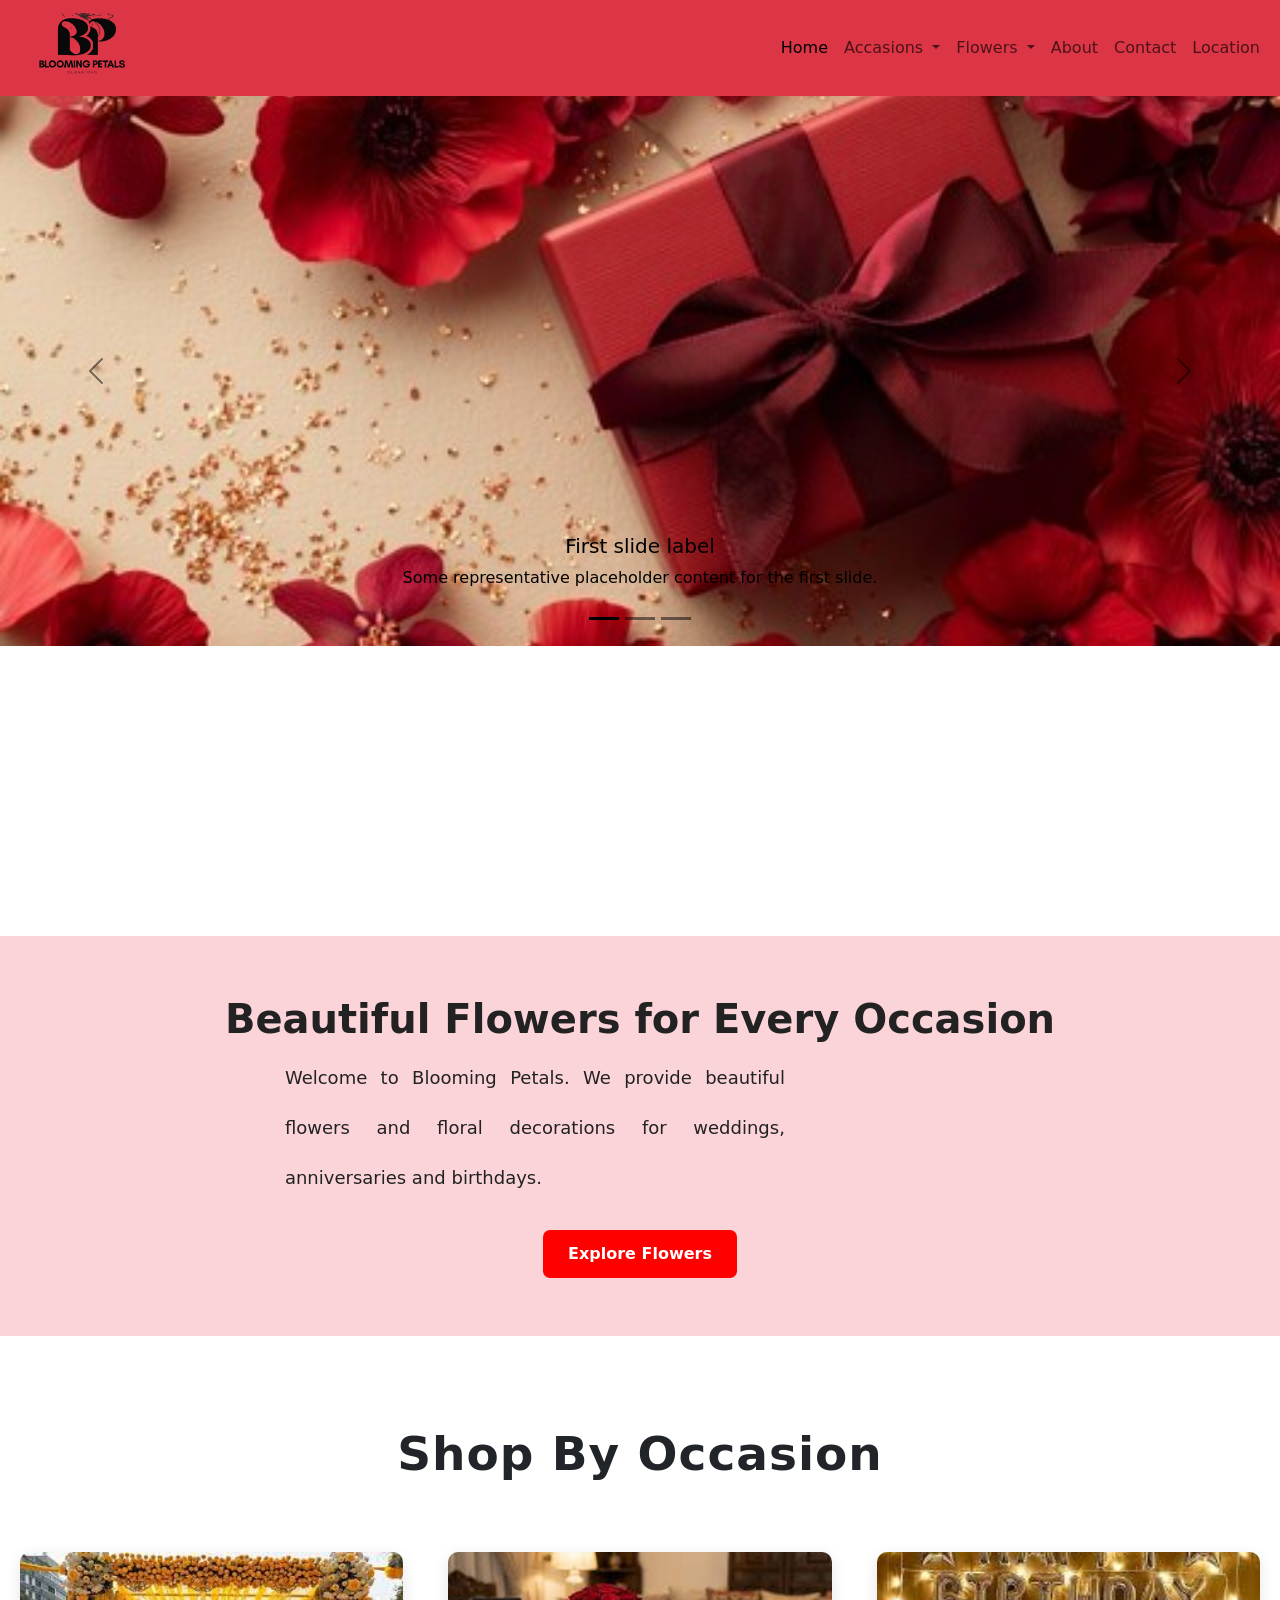
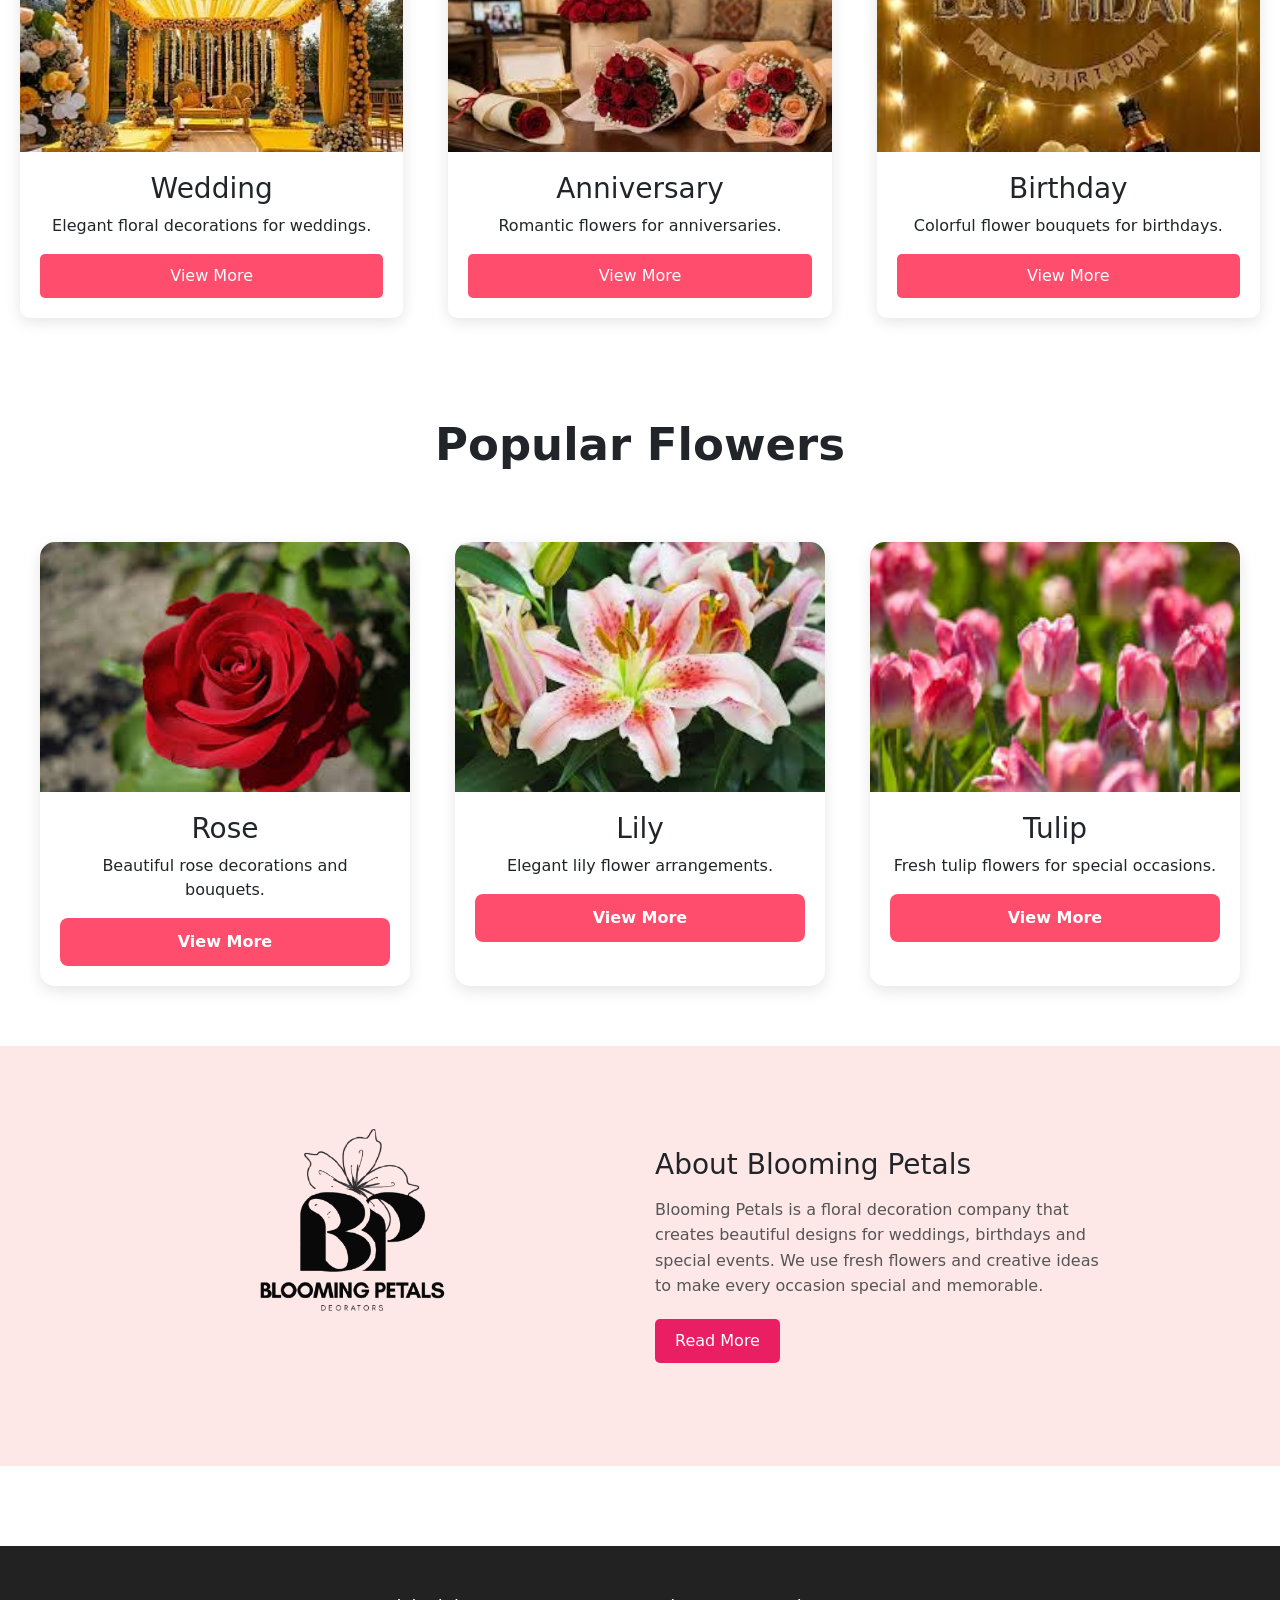
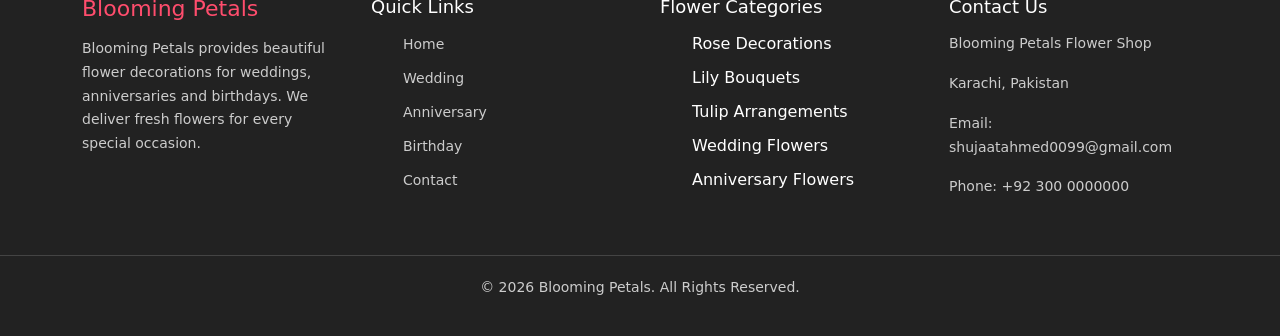
<file: index.html>
<!DOCTYPE html>
<html lang="en">

<head>
  <meta charset="UTF-8">
  <meta name="viewport" content="width=device-width, initial-scale=1.0">
  <title>blooming-petals</title>
  <link rel="stylesheet" href="css/style.css">
  <link href="https://cdn.jsdelivr.net/npm/bootstrap@5.3.8/dist/css/bootstrap.min.css" rel="stylesheet"
    integrity="sha384-sRIl4kxILFvY47J16cr9ZwB07vP4J8+LH7qKQnuqkuIAvNWLzeN8tE5YBujZqJLB" crossorigin="anonymous">
</head>

<body>
  <nav class="navbar navbar-expand-lg navbark-dark bg-danger"
    style="display: flex ; justify-content: center; align-items: center;">
    <div class="container-fluid">
      <a class="navbar-brand" href="#">
        <img src="images/logo.webp.jpeg" alt="Logo" width="140" height="70" style="object-fit: cover;">
      </a>
      <button class="navbar-toggler" type="button" data-bs-toggle="collapse" data-bs-target="#navbarSupportedContent"
        aria-controls="navbarSupportedContent" aria-expanded="false" aria-label="Toggle navigation">
        <span class="navbar-toggler-icon"></span>
      </button>
      <div class="collapse navbar-collapse" id="navbarSupportedContent">
        <ul class="navbar-nav ms-auto mb-5 mb-lg-0">
          <li class="nav-item">
            <a class="nav-link active" aria-current="page" href="index.html">Home</a>
          </li>
          <li class="nav-item dropdown">
            <a class="nav-link dropdown-toggle" href="#" role="button" data-bs-toggle="dropdown" aria-expanded="false">
              Accasions
            </a>
            <ul class="dropdown-menu">
              <li><a class="dropdown-item" href="pages/birthday.html">Birthday</a></li>
              <li><a class="dropdown-item" href="pages/Anniversary.html">Aneversery</a></li>
              <li>
                <hr class="dropdown-divider">
              </li>
              <li><a class="dropdown-item" href="pages/Weadding.html">weadding</a></li>
            </ul>
          </li>

          <li class="nav-item dropdown">
            <a class="nav-link dropdown-toggle" href="#" role="button" data-bs-toggle="dropdown" aria-expanded="false">
              Flowers
            </a>
            <ul class="dropdown-menu">
              <li><a class="dropdown-item" href="pages/rose.html">Rose</a></li>
              <li><a class="dropdown-item" href="pages/lily.html">Lily</a></li>
              <li>
                <hr class="dropdown-divider">
              </li>
              <li><a class="dropdown-item" href="pages/tulip.html">Tulip</a></li>
            </ul>
          </li>

          <li class="nav-item">
            <a class="nav-link" href="pages/About.html">About</a>
          </li>

          <li class="nav-item">
            <a class="nav-link" href="pages/contact.html">Contact</a>
          </li>
          <li class="nav-item">
            <a class="nav-link" href="/pages/location.html">Location</a>
          </li>
        </ul>
      </div>
    </div>
  </nav>
  <section class="carousal-banner">
    <div id="carouselExampleDark" class="carousel carousel-dark slide" data-bs-ride="carousel">
      <div class="carousel-indicators">
        <button type="button" data-bs-target="#carouselExampleDark" data-bs-slide-to="0" class="active"
          aria-current="true" aria-label="Slide 1"></button>
        <button type="button" data-bs-target="#carouselExampleDark" data-bs-slide-to="1" aria-label="Slide 2"></button>
        <button type="button" data-bs-target="#carouselExampleDark" data-bs-slide-to="2" aria-label="Slide 3"></button>
      </div>
      <div class="carousel-inner">
        <div class="carousel-item active" data-bs-interval="10000">
          <img src="/images/banner-images/anniversery.webp" class="d-block w-100" alt="...">
          <div class="carousel-caption d-none d-md-block">
            <h5>First slide label</h5>
            <p>Some representative placeholder content for the first slide.</p>
          </div>
        </div>
        <div class="carousel-item" data-bs-interval="2000">
          <img src="/images/banner-images/wedding.webp" class="d-block w-100" alt="...">
          <div class="carousel-caption d-none d-md-block">
            <h5>Second slide label</h5>
            <p>Some representative placeholder content for the second slide.</p>
          </div>
        </div>
        <div class="carousel-item">
          <img src="/images/banner-images/birthday.webp" class="d-block w-100" alt="...">
          <div class="carousel-caption d-none d-md-block">
            <h5>Third slide label</h5>
            <p>Some representative placeholder content for the third slide.</p>
          </div>
        </div>
      </div>
      <button class="carousel-control-prev" type="button" data-bs-target="#carouselExampleDark" data-bs-slide="prev">
        <span class="carousel-control-prev-icon" aria-hidden="true"></span>
        <span class="visually-hidden">Previous</span>
      </button>
      <button class="carousel-control-next" type="button" data-bs-target="#carouselExampleDark" data-bs-slide="next">
        <span class="carousel-control-next-icon" aria-hidden="true"></span>
        <span class="visually-hidden">Next</span>
      </button>
    </div>
  </section>

  <section class="hero-text">

    <div class="container-text">

      <h2>Beautiful Flowers for Every Occasion</h2>

      <p>
        Welcome to Blooming Petals. We provide beautiful flowers and floral decorations
        for weddings, anniversaries and birthdays.
      </p>

      <a href="/pages/rose.html" class="btno">Explore Flowers</a>

    </div>

  </section>


  <section class="occasions-section">
    <div class="occasion-container">
      <h2 class="section-title">Shop By Occasion</h2>

      <div class="occasion-grid">
        <div class="occasion-card">
          <img src="images/marrige.jfif" alt="Wedding Flowers">
          <div class="card-content">
            <h3>Wedding</h3>
            <p>Elegant floral decorations for weddings.</p>
            <a href="/pages/Weadding.html" class="view-more-btn">View More</a>
          </div>
        </div>

        <div class="occasion-card">
          <img src="images/annervirsry.jfif" alt="Anniversary Flowers">
          <div class="card-content">
            <h3>Anniversary</h3>
            <p>Romantic flowers for anniversaries.</p>
            <a href="/pages/Anniversary.html" class="view-more-btn">View More</a>
          </div>
        </div>

        <div class="occasion-card">
          <img src="images/birthday-banner.jfif" alt="Birthday Flowers">
          <div class="card-content">
            <h3>Birthday</h3>
            <p>Colorful flower bouquets for birthdays.</p>
            <a href="/pages/birthday.html" class="view-more-btn">View More</a>
          </div>
        </div>
      </div>
    </div>
  </section>




  <section class="flower-area">
    <div class="flower-container">

      <h2 class="flower-title">Popular Flowers</h2>

      <div class="flower-row">
        <div class="f-card">
          <img src="/images/flowers-images/rose-h1.webp" alt="Rose">
          <div class="f-info">
            <h3>Rose</h3>
            <p>Beautiful rose decorations and bouquets.</p>
            <a href="rose.html" class="f-btn">View More</a>
          </div>
        </div>

        <div class="f-card">
          <img src="/images/flowers-images/lily-h1.webp" alt="Lily">
          <div class="f-info">
            <h3>Lily</h3>
            <p>Elegant lily flower arrangements.</p>
            <a href="lily.html" class="f-btn">View More</a>
          </div>
        </div>

        <div class="f-card">
          <img src="/images/flowers-images/tulip-h1.webp" alt="Tulip">
          <div class="f-info">
            <h3>Tulip</h3>
            <p>Fresh tulip flowers for special occasions.</p>
            <a href="Tulip.html" class="f-btn">View More</a>
          </div>
        </div>
      </div>

    </div>
  </section>


  <!-- <div class="about-container">
        <div class="image-side">
            <div class="experience-badge">
                <span>10+</span>
                <p>Years of Excellence</p>
            </div>
        </div>

        <div class="content-side">
            <span class="subtitle">Our Story</span>
            <h1>Cultivating Beauty <br> Since 2014</h1>
            <p>
                Bloomin-Petals ki shuruat ek choti si soch se hui thi: har ghar aur har mehfil ko qudrati khoobsurti se sajana. Hum sirf phool nahi bechte, hum jazbaat ko rangon aur khushbuon mein dhaal kar aap tak pohanchate hain.
            </p>
            
            <div class="features">
                <div class="feature-item">
                    <strong>Freshness Guaranteed</strong>
                    <p>Har phool seedha baghaat se chuna jata hai.</p>
                </div>
                <div class="feature-item">
                    <strong>Expert Florists</strong>
                    <p>Hamari team har bouquet ko art ki tarah banati hai.</p>
                </div>
            </div>

            <a href="/pages/contact.html" class="cta-btn">Get In Touch</a>
        </div>
    </div> -->


  <section class="home-about">

    <div class="home-about-container">

      <div class="home-about-img">
        <img src="/images/logo.webp.jpeg" alt="about" width="300px" height="300px">
      </div>

      <div class="home-about-text">

        <h2>About Blooming Petals</h2>

        <p>
          Blooming Petals is a floral decoration company that creates beautiful designs
          for weddings, birthdays and special events. We use fresh flowers and creative
          ideas to make every occasion special and memorable.
        </p>

        <a href="/pages/About.html" class="about-btn">Read More</a>

      </div>

    </div>

  </section>



  <footer class="footer">

    <div class="container footer-grid">

      <div class="footer-about">

        <h3>Blooming Petals</h3>

        <p>
          Blooming Petals provides beautiful flower decorations for weddings,
          anniversaries and birthdays. We deliver fresh flowers for every special
          occasion.
        </p>

      </div>


      <div class="footer-links">

        <h4>Quick Links</h4>

        <ul>

          <li><a href="index.html">Home</a></li>
          <li><a href="/pages/Weadding.html">Wedding</a></li>
          <li><a href="/pages/Anniversary.html">Anniversary</a></li>
          <li><a href="/pages/birthday.html">Birthday</a></li>
          <li><a href="/pages/contact.html">Contact</a></li>

        </ul>

      </div>


      <div class="footer-flowers">

        <h4>Flower Categories</h4>

        <ul>

          <li>Rose Decorations</li>
          <li>Lily Bouquets</li>
          <li>Tulip Arrangements</li>
          <li>Wedding Flowers</li>
          <li>Anniversary Flowers</li>

        </ul>

      </div>


      <div class="footer-contact">

        <h4>Contact Us</h4>

        <p>Blooming Petals Flower Shop</p>

        <p>Karachi, Pakistan</p>

        <p>Email: shujaatahmed0099@gmail.com</p>

        <p>Phone: +92 300 0000000</p>

      </div>

    </div>


    <div class="footer-bottom">

      <p>© 2026 Blooming Petals. All Rights Reserved.</p>

    </div>

  </footer>



  <script src="https://cdn.jsdelivr.net/npm/bootstrap@5.3.8/dist/js/bootstrap.bundle.min.js"
    integrity="sha384-FKyoEForCGlyvwx9Hj09JcYn3nv7wiPVlz7YYwJrWVcXK/BmnVDxM+D2scQbITxI"
    crossorigin="anonymous"></script>


</body>

</html>
</file>
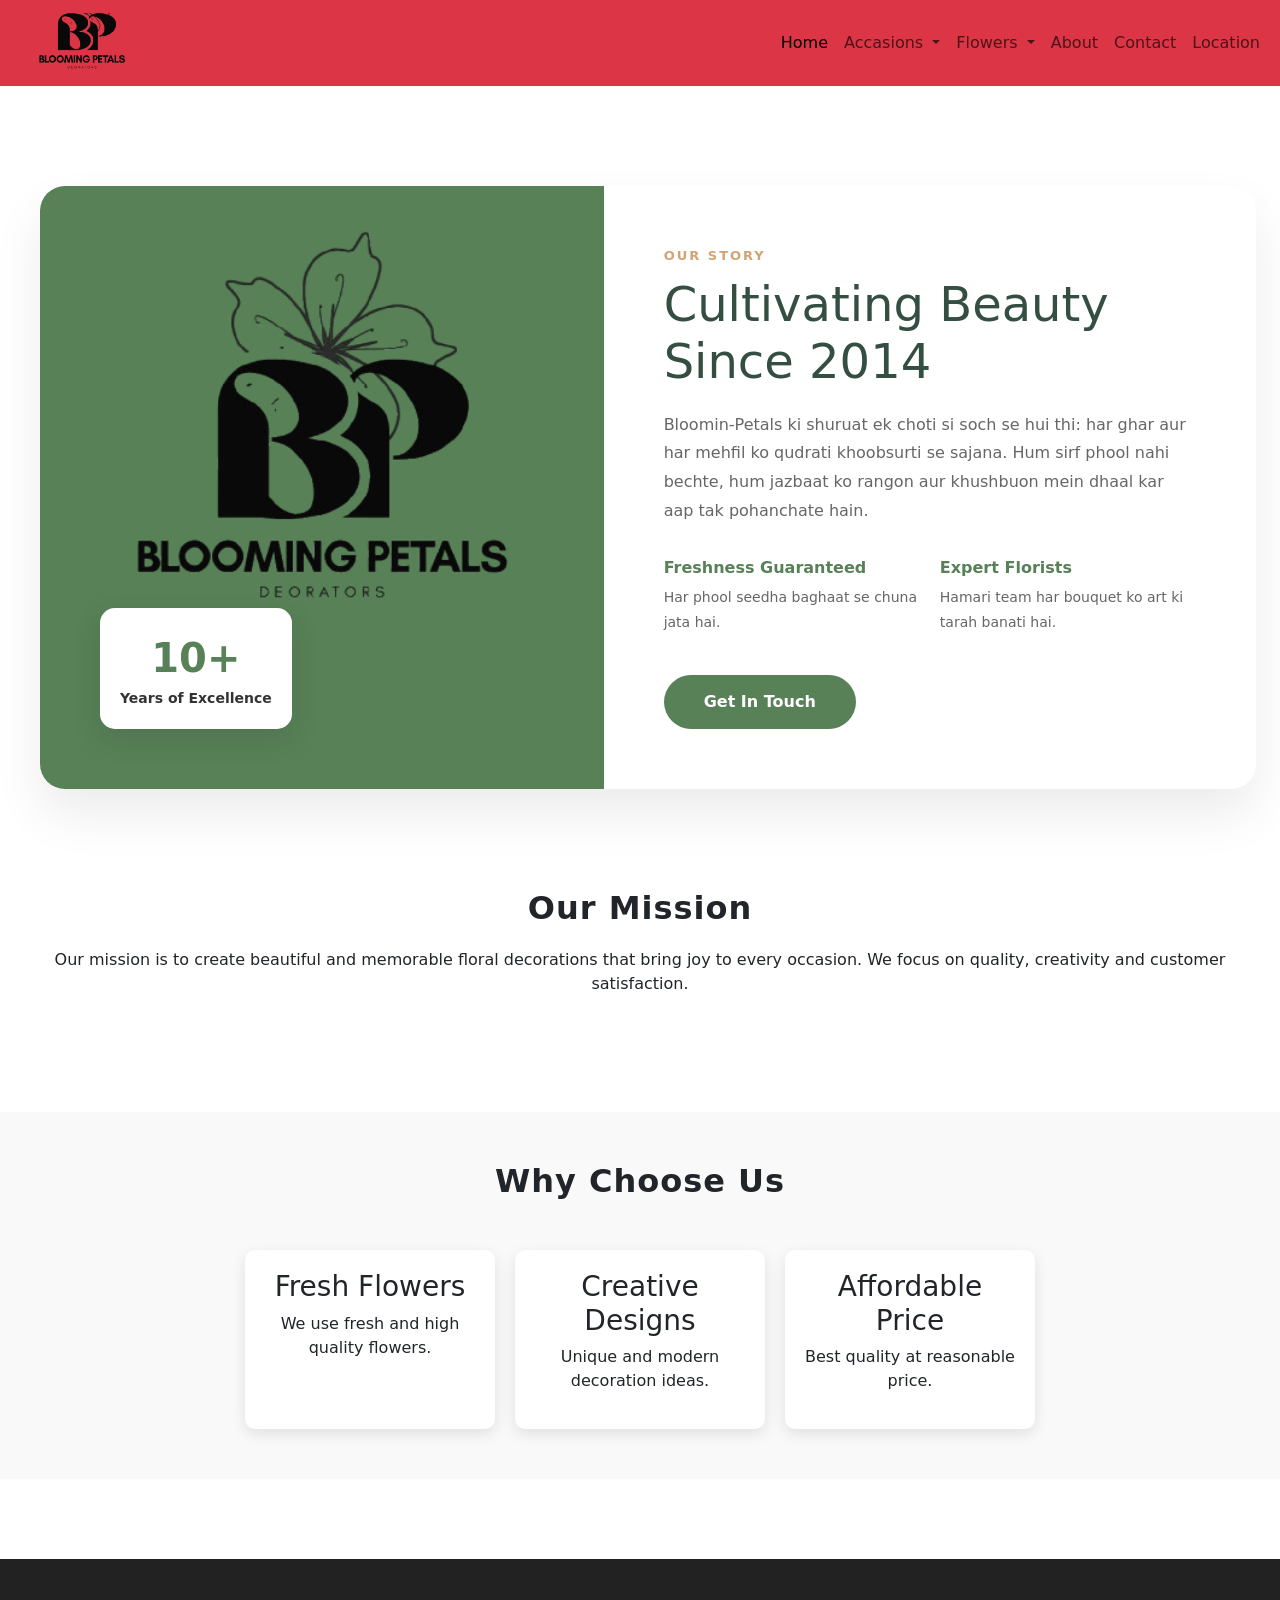
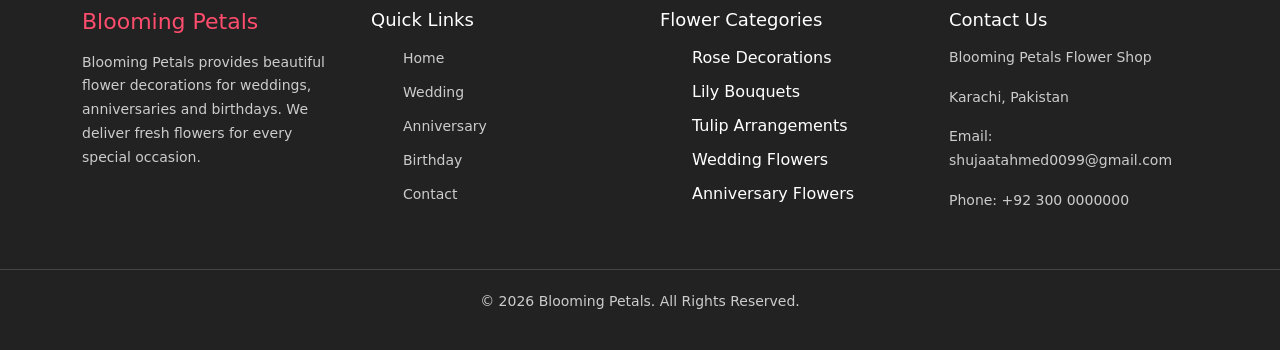
<file: pages/About.html>
<!DOCTYPE html>
<html lang="en">

<head>
  <meta charset="UTF-8">
  <meta name="viewport" content="width=device-width, initial-scale=1.0">
  <title>blooming-petals</title>
  <link rel="stylesheet" href="../css/style.css">
  <link href="https://cdn.jsdelivr.net/npm/bootstrap@5.3.8/dist/css/bootstrap.min.css" rel="stylesheet"
    integrity="sha384-sRIl4kxILFvY47J16cr9ZwB07vP4J8+LH7qKQnuqkuIAvNWLzeN8tE5YBujZqJLB" crossorigin="anonymous">
</head>

<body>
  <nav class="navbar navbar-expand-lg navbark-dark bg-danger"
    style="display: flex ; justify-content: center; align-items: center;">
    <div class="container-fluid">
      <a class="navbar-brand" href="#">
        <img src="../images/logo.webp.jpeg" alt="Logo" width="140" height="60" style="object-fit: cover;">
      </a>
      <button class="navbar-toggler" type="button" data-bs-toggle="collapse" data-bs-target="#navbarSupportedContent"
        aria-controls="navbarSupportedContent" aria-expanded="false" aria-label="Toggle navigation">
        <span class="navbar-toggler-icon"></span>
      </button>
      <div class="collapse navbar-collapse" id="navbarSupportedContent">
        <ul class="navbar-nav ms-auto mb-5 mb-lg-0">
          <li class="nav-item">
            <a class="nav-link active" aria-current="page" href="../index.html">Home</a>
          </li>
          <li class="nav-item dropdown">
            <a class="nav-link dropdown-toggle" href="#" role="button" data-bs-toggle="dropdown" aria-expanded="false">
              Accasions
            </a>
            <ul class="dropdown-menu">
              <li><a class="dropdown-item" href="/pages/birthday.html">Birthday</a></li>
              <li><a class="dropdown-item" href="/pages/Anniversary.html">Aneversery</a></li>
              <li>
                <hr class="dropdown-divider">
              </li>
              <li><a class="dropdown-item" href="/pages/Weadding.html">weadding</a></li>
            </ul>
          </li>

          <li class="nav-item dropdown">
            <a class="nav-link dropdown-toggle" href="#" role="button" data-bs-toggle="dropdown" aria-expanded="false">
              Flowers
            </a>
            <ul class="dropdown-menu">
              <li><a class="dropdown-item" href="/pages/rose.html">Rose</a></li>
              <li><a class="dropdown-item" href="/pages/lily.html">Lily</a></li>
              <li>
                <hr class="dropdown-divider">
              </li>
              <li><a class="dropdown-item" href="pages/tulip.html">Tulip</a></li>
            </ul>
          </li>

          <li class="nav-item">
            <a class="nav-link" href="/pages/About.html">About</a>
          </li>

          <li class="nav-item">
            <a class="nav-link" href="/pages/contact.html">Contact</a>
          </li>
          <li class="nav-item">
            <a class="nav-link" href="/pages/location.html">Location</a>
          </li>
        </ul>
      </div>
    </div>
  </nav>

  <div class="about-container">
    <div class="image-side">
      <div class="experience-badge">
        <span>10+</span>
        <p>Years of Excellence</p>
      </div>
    </div>

    <div class="content-side">
      <span class="subtitle">Our Story</span>
      <h1>Cultivating Beauty <br> Since 2014</h1>
      <p>
        Bloomin-Petals ki shuruat ek choti si soch se hui thi: har ghar aur har mehfil ko qudrati khoobsurti se sajana.
        Hum sirf phool nahi bechte, hum jazbaat ko rangon aur khushbuon mein dhaal kar aap tak pohanchate hain.
      </p>

      <div class="features">
        <div class="feature-item">
          <strong>Freshness Guaranteed</strong>
          <p>Har phool seedha baghaat se chuna jata hai.</p>
        </div>
        <div class="feature-item">
          <strong>Expert Florists</strong>
          <p>Hamari team har bouquet ko art ki tarah banati hai.</p>
        </div>
      </div>

      <a href="contact.html" class="cta-btn">Get In Touch</a>
    </div>
  </div>
  
  <section class="mission">
    <h2>Our Mission</h2>
    <p>
      Our mission is to create beautiful and memorable floral decorations
      that bring joy to every occasion. We focus on quality, creativity and customer satisfaction.
    </p>
  </section>

  <section class="why">

    <h2>Why Choose Us</h2>

    <div class="why-boxes">

      <div class="box">
        <h3>Fresh Flowers</h3>
        <p>We use fresh and high quality flowers.</p>
      </div>

      <div class="box">
        <h3>Creative Designs</h3>
        <p>Unique and modern decoration ideas.</p>
      </div>

      <div class="box">
        <h3>Affordable Price</h3>
        <p>Best quality at reasonable price.</p>
      </div>

    </div>

  </section>


  <footer class="footer">

    <div class="container footer-grid">

      <div class="footer-about">

        <h3>Blooming Petals</h3>

        <p>
          Blooming Petals provides beautiful flower decorations for weddings,
          anniversaries and birthdays. We deliver fresh flowers for every special
          occasion.
        </p>

      </div>


      <div class="footer-links">

        <h4>Quick Links</h4>

        <ul>

          <li><a href="../index.html">Home</a></li>
          <li><a href="/pages/Weadding.html">Wedding</a></li>
          <li><a href="/pages/Anniversary.html">Anniversary</a></li>
          <li><a href="/pages/birthday.html">Birthday</a></li>
          <li><a href="/pages/contact.html">Contact</a></li>

        </ul>

      </div>


      <div class="footer-flowers">

        <h4>Flower Categories</h4>

        <ul>

          <li>Rose Decorations</li>
          <li>Lily Bouquets</li>
          <li>Tulip Arrangements</li>
          <li>Wedding Flowers</li>
          <li>Anniversary Flowers</li>

        </ul>

      </div>


      <div class="footer-contact">

        <h4>Contact Us</h4>

        <p>Blooming Petals Flower Shop</p>

        <p>Karachi, Pakistan</p>

        <p>Email: shujaatahmed0099@gmail.com</p>

        <p>Phone: +92 300 0000000</p>

      </div>

    </div>


    <div class="footer-bottom">

      <p>© 2026 Blooming Petals. All Rights Reserved.</p>

    </div>

  </footer>



  <script src="https://cdn.jsdelivr.net/npm/bootstrap@5.3.8/dist/js/bootstrap.bundle.min.js"
    integrity="sha384-FKyoEForCGlyvwx9Hj09JcYn3nv7wiPVlz7YYwJrWVcXK/BmnVDxM+D2scQbITxI"
    crossorigin="anonymous"></script>
</body>

</html>
</file>
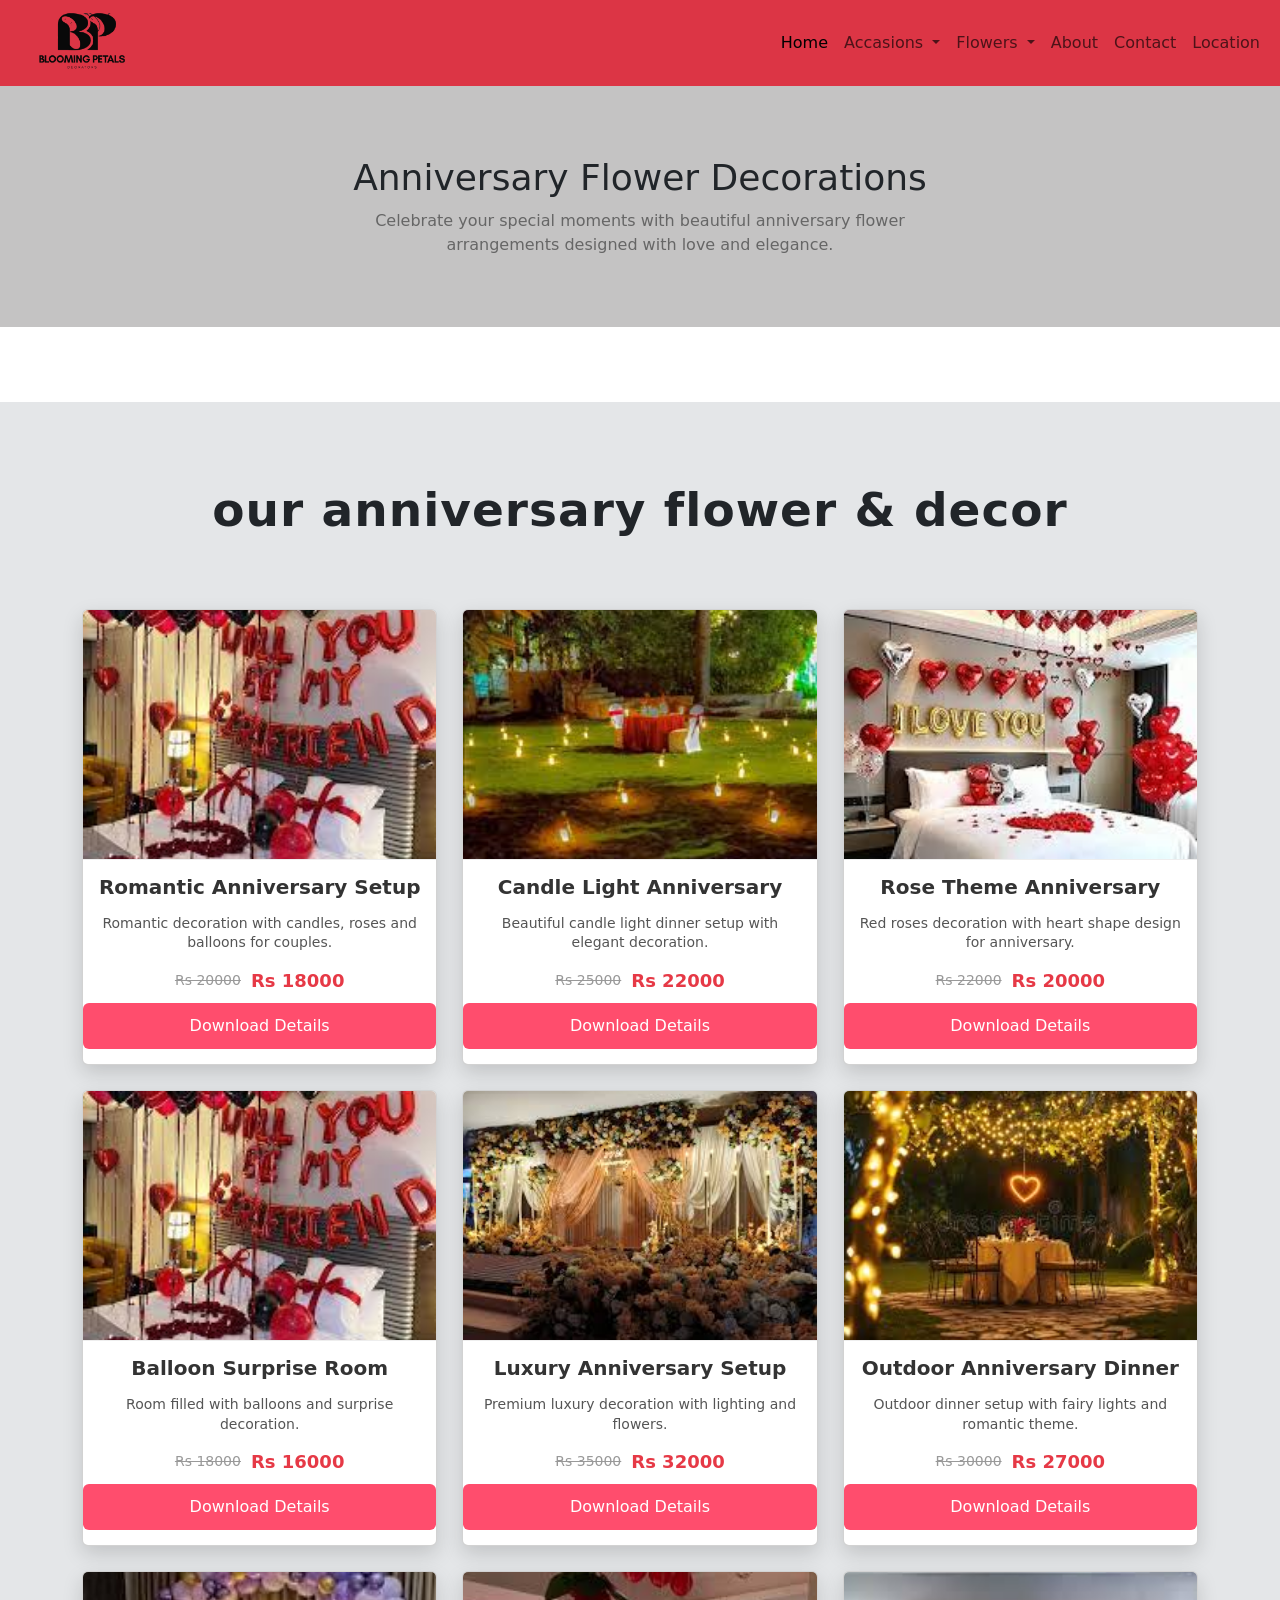
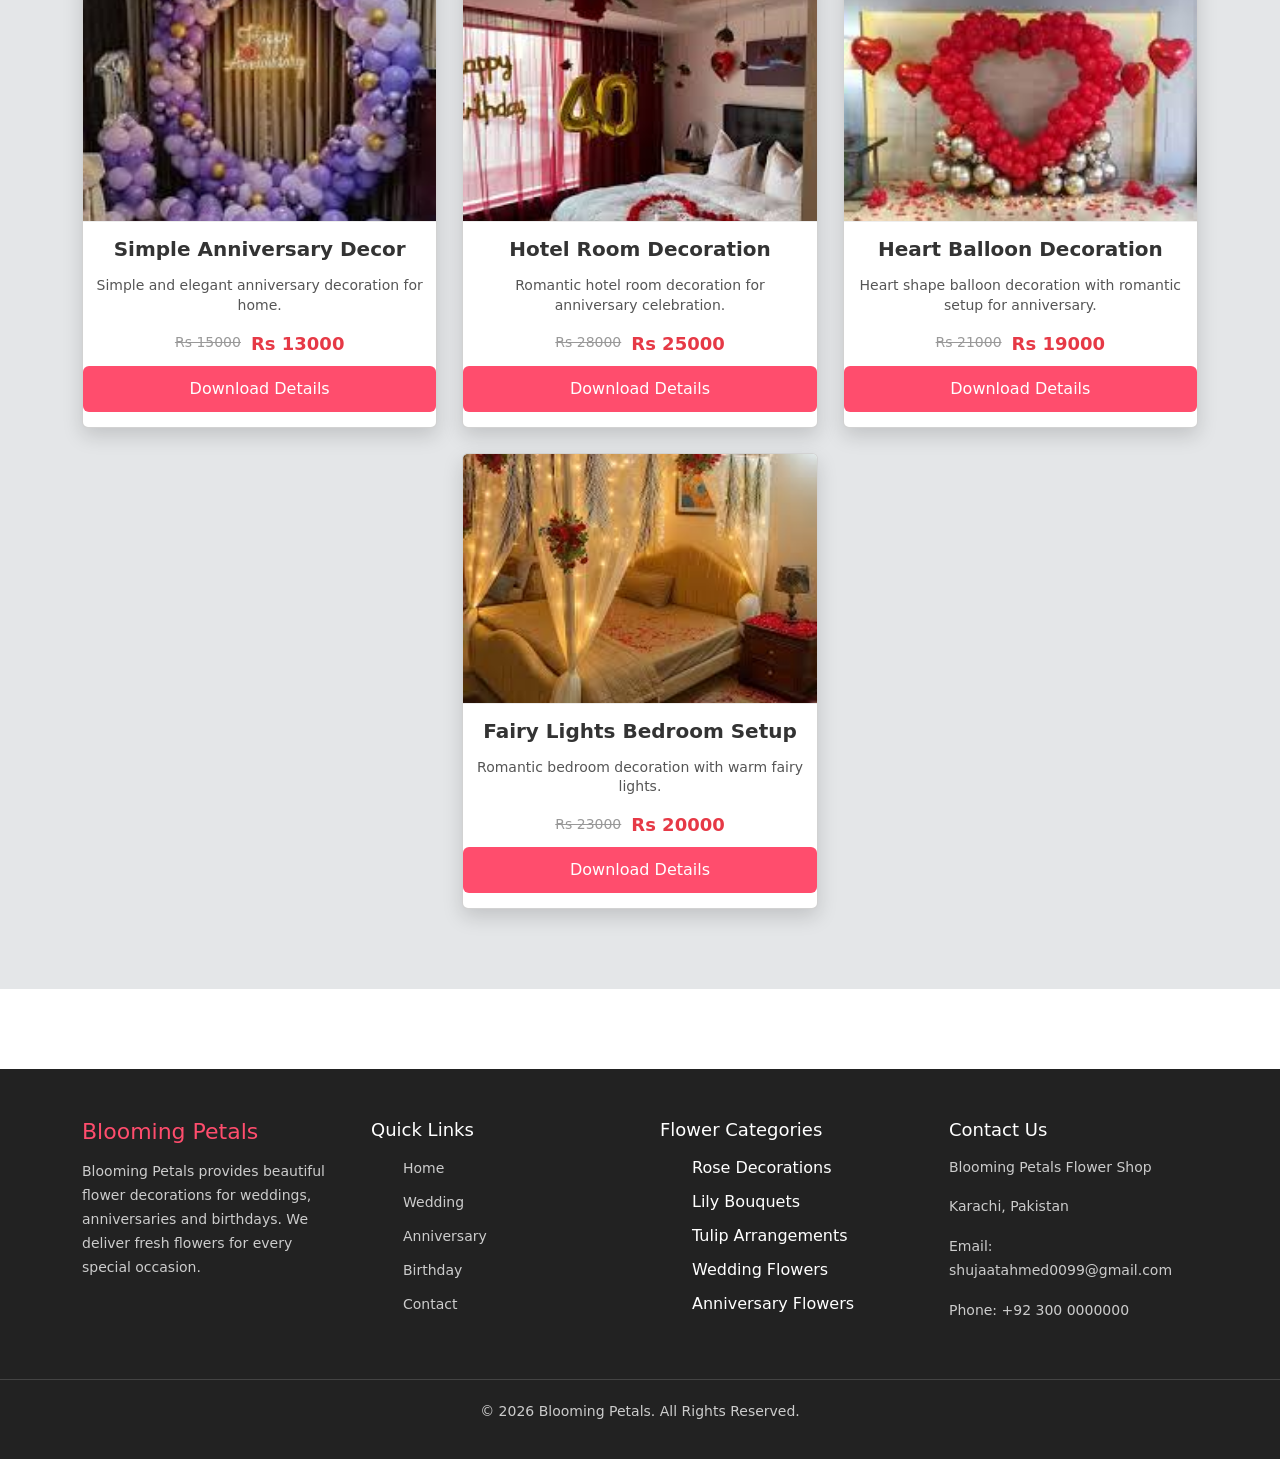
<file: pages/Anniversary.html>
<!DOCTYPE html>
<html lang="en">

<head>
  <meta charset="UTF-8">
  <meta name="viewport" content="width=device-width, initial-scale=1.0">
  <title>Anniversary Flower | blooming-petals</title>
  <link rel="stylesheet" href="../css/style.css">
  <link href="https://cdn.jsdelivr.net/npm/bootstrap@5.3.8/dist/css/bootstrap.min.css" rel="stylesheet"
    integrity="sha384-sRIl4kxILFvY47J16cr9ZwB07vP4J8+LH7qKQnuqkuIAvNWLzeN8tE5YBujZqJLB" crossorigin="anonymous">
</head>

<body>
  <nav class="navbar navbar-expand-lg navbark-dark bg-danger"
    style="display: flex ; justify-content: center; align-items: center;">
    <div class="container-fluid">
      <a class="navbar-brand" href="#">
        <img src="../images/logo.webp.jpeg" alt="Logo" width="140" height="60" style="object-fit: cover;">
      </a>
      <button class="navbar-toggler" type="button" data-bs-toggle="collapse" data-bs-target="#navbarSupportedContent"
        aria-controls="navbarSupportedContent" aria-expanded="false" aria-label="Toggle navigation">
        <span class="navbar-toggler-icon"></span>
      </button>
      <div class="collapse navbar-collapse" id="navbarSupportedContent">
        <ul class="navbar-nav ms-auto mb-5 mb-lg-0">
          <li class="nav-item">
            <a class="nav-link active" aria-current="page" href="../index.html">Home</a>
          </li>
          <li class="nav-item dropdown">
            <a class="nav-link dropdown-toggle" href="#" role="button" data-bs-toggle="dropdown" aria-expanded="false">
              Accasions
            </a>
            <ul class="dropdown-menu">
              <li><a class="dropdown-item" href="/pages/birthday.html">Birthday</a></li>
              <li><a class="dropdown-item" href="/pages/Anniversary.html">Aneversery</a></li>
              <li>
                <hr class="dropdown-divider">
              </li>
              <li><a class="dropdown-item" href="/pages/Weadding.html">weadding</a></li>
            </ul>
          </li>

          <li class="nav-item dropdown">
            <a class="nav-link dropdown-toggle" href="#" role="button" data-bs-toggle="dropdown" aria-expanded="false">
              Flowers
            </a>
            <ul class="dropdown-menu">
              <li><a class="dropdown-item" href="/pages/rose.html">Rose</a></li>
              <li><a class="dropdown-item" href="/pages/lily.html">Lily</a></li>
              <li>
                <hr class="dropdown-divider">
              </li>
              <li><a class="dropdown-item" href="/pages/tulip.html">Tulip</a></li>
            </ul>
          </li>

          <li class="nav-item">
            <a class="nav-link" href="/pages/About.html">About</a>
          </li>

          <li class="nav-item">
            <a class="nav-link" href="/pages/contact.html">Contact</a>
          </li>
          <li class="nav-item">
            <a class="nav-link" href="/pages/location.html">Location</a>
          </li>
        </ul>
      </div>
    </div>
  </nav>

  <section class="page-banner">

    <div class="container">

      <h2>Anniversary Flower Decorations</h2>

      <p>
        Celebrate your special moments with beautiful anniversary
        flower arrangements designed with love and elegance.
      </p>

    </div>

  </section>


  <section class="products">
    <div class="container">
      <h2 class="section-title">our anniversary flower & decor</h2>
      <div class="cards" id="anniversary-cards"></div>
    </div>
  </section>
 

  <footer class="footer">

    <div class="container footer-grid">

      <div class="footer-about">

        <h3>Blooming Petals</h3>

        <p>
          Blooming Petals provides beautiful flower decorations for weddings,
          anniversaries and birthdays. We deliver fresh flowers for every special
          occasion.
        </p>

      </div>


      <div class="footer-links">

        <h4>Quick Links</h4>

        <ul>

          <li><a href="../index.html">Home</a></li>
          <li><a href="/pages/Weadding.html">Wedding</a></li>
          <li><a href="/pages/Anniversary.html">Anniversary</a></li>
          <li><a href="/pages/birthday.html">Birthday</a></li>
          <li><a href="/pages/contact.html">Contact</a></li>

        </ul>

      </div>


      <div class="footer-flowers">

        <h4>Flower Categories</h4>

        <ul>

          <li>Rose Decorations</li>
          <li>Lily Bouquets</li>
          <li>Tulip Arrangements</li>
          <li>Wedding Flowers</li>
          <li>Anniversary Flowers</li>

        </ul>

      </div>


      <div class="footer-contact">

        <h4>Contact Us</h4>

        <p>Blooming Petals Flower Shop</p>

        <p>Karachi, Pakistan</p>

        <p>Email: shujaatahmed0099@gmail.com</p>

        <p>Phone: +92 300 0000000</p>

      </div>

    </div>


    <div class="footer-bottom">

      <p>© 2026 Blooming Petals. All Rights Reserved.</p>

    </div>

  </footer>



  <script src="https://cdn.jsdelivr.net/npm/bootstrap@5.3.8/dist/js/bootstrap.bundle.min.js"
    integrity="sha384-FKyoEForCGlyvwx9Hj09JcYn3nv7wiPVlz7YYwJrWVcXK/BmnVDxM+D2scQbITxI"
    crossorigin="anonymous"></script>
    <script src="/java-script/script.js"></script>
</body>

</html>
</file>
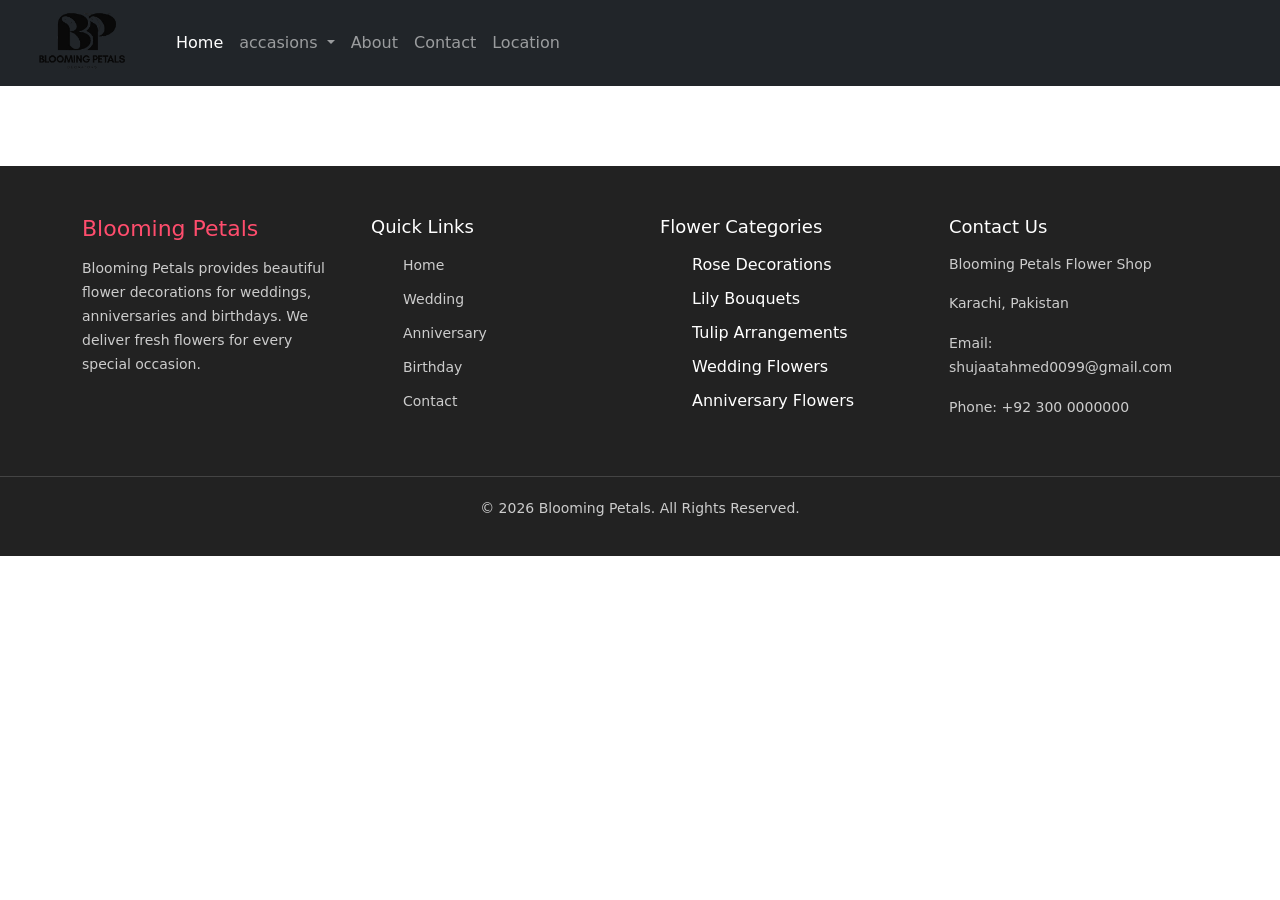
<file: pages/birthday.html>
<!DOCTYPE html>
<html lang="en">

<head>
  <meta charset="UTF-8">
  <meta name="viewport" content="width=device-width, initial-scale=1.0">
  <title>blooming-petals</title>
  <link rel="stylesheet" href="../css/style.css">
  <link href="https://cdn.jsdelivr.net/npm/bootstrap@5.3.8/dist/css/bootstrap.min.css" rel="stylesheet"
    integrity="sha384-sRIl4kxILFvY47J16cr9ZwB07vP4J8+LH7qKQnuqkuIAvNWLzeN8tE5YBujZqJLB" crossorigin="anonymous">
</head>

<body>
  <nav class="navbar navbar-expand-lg navbar-dark bg-dark"
    style="display: flex ; justify-content: center; align-items: center;">
    <div class="container-fluid">
      <a class="navbar-brand" href="#">
        <img src="../images/logo.webp.jpeg" alt="Logo" width="140" height="60" style="object-fit: cover;">
      </a>
      <button class="navbar-toggler" type="button" data-bs-toggle="collapse" data-bs-target="#navbarSupportedContent"
        aria-controls="navbarSupportedContent" aria-expanded="false" aria-label="Toggle navigation">
        <span class="navbar-toggler-icon"></span>
      </button>
      <div class="collapse navbar-collapse" id="navbarSupportedContent">
        <ul class="navbar-nav me-auto mb-5 mb-lg-0">
          <li class="nav-item">
            <a class="nav-link active" aria-current="page" href="../index.html">Home</a>
          </li>
          <li class="nav-item dropdown">
            <a class="nav-link dropdown-toggle" href="#" role="button" data-bs-toggle="dropdown" aria-expanded="false">
              accasions
            </a>
            <ul class="dropdown-menu">
              <li><a class="dropdown-item" href="/pages/birthday.html">Birthday</a></li>
              <li><a class="dropdown-item" href="/pages/Anniversary.html">Aneversery</a></li>
              <li>
                <hr class="dropdown-divider">
              </li>
              <li><a class="dropdown-item" href="/pages/Weadding.html">weadding</a></li>
            </ul>
          </li>
          <li class="nav-item">
            <a class="nav-link" href="/pages/About.html">About</a>
          </li>

          <li class="nav-item">
            <a class="nav-link" href="/pages/contact.html">Contact</a>
          </li>
          <li class="nav-item">
            <a class="nav-link" href="/pages/location.html">Location</a>
          </li>
        </ul>
      </div>
    </div>
  </nav>
  <footer class="footer">

    <div class="container footer-grid">

      <div class="footer-about">

        <h3>Blooming Petals</h3>

        <p>
          Blooming Petals provides beautiful flower decorations for weddings,
          anniversaries and birthdays. We deliver fresh flowers for every special
          occasion.
        </p>

      </div>


      <div class="footer-links">

        <h4>Quick Links</h4>

        <ul>

          <li><a href="../index.html">Home</a></li>
          <li><a href="/pages/Weadding.html">Wedding</a></li>
          <li><a href="/pages/Anniversary.html">Anniversary</a></li>
          <li><a href="/pages/birthday.html">Birthday</a></li>
          <li><a href="/pages/contact.html">Contact</a></li>

        </ul>

      </div>


      <div class="footer-flowers">

        <h4>Flower Categories</h4>

        <ul>

          <li>Rose Decorations</li>
          <li>Lily Bouquets</li>
          <li>Tulip Arrangements</li>
          <li>Wedding Flowers</li>
          <li>Anniversary Flowers</li>

        </ul>

      </div>


      <div class="footer-contact">

        <h4>Contact Us</h4>

        <p>Blooming Petals Flower Shop</p>

        <p>Karachi, Pakistan</p>

        <p>Email: shujaatahmed0099@gmail.com</p>

        <p>Phone: +92 300 0000000</p>

      </div>

    </div>


    <div class="footer-bottom">

      <p>© 2026 Blooming Petals. All Rights Reserved.</p>

    </div>

  </footer>



  <script src="https://cdn.jsdelivr.net/npm/bootstrap@5.3.8/dist/js/bootstrap.bundle.min.js" integrity="sha384-FKyoEForCGlyvwx9Hj09JcYn3nv7wiPVlz7YYwJrWVcXK/BmnVDxM+D2scQbITxI" crossorigin="anonymous"></script>
</body>

</html>
</file>
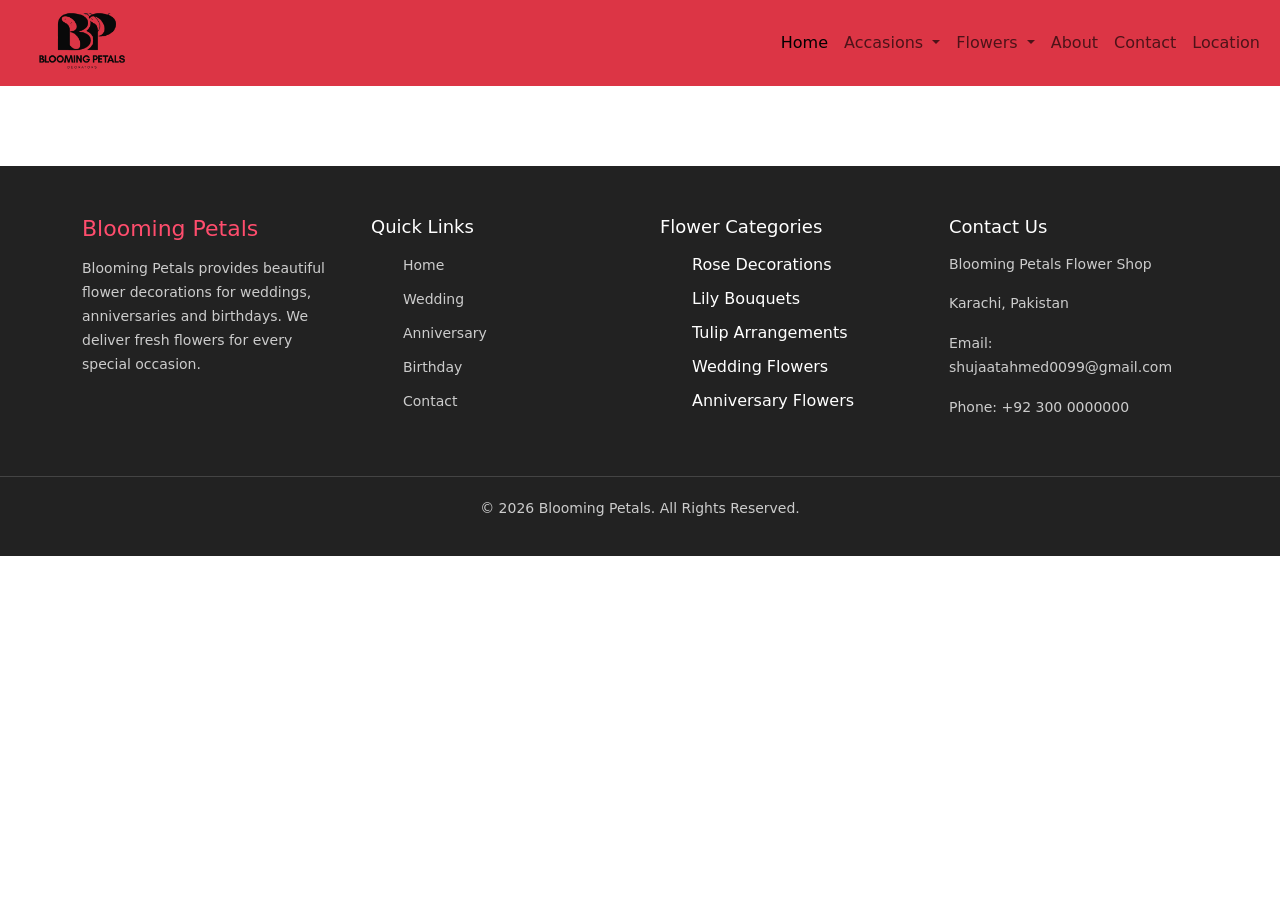
<file: pages/lily.html>
<!DOCTYPE html>
<html lang="en">

<head>
    <meta charset="UTF-8">
    <meta name="viewport" content="width=device-width, initial-scale=1.0">
    <title>ROse-flowers | blomimg-petals</title>
    <link rel="stylesheet" href="../css/style.css">
    <link href="https://cdn.jsdelivr.net/npm/bootstrap@5.3.8/dist/css/bootstrap.min.css" rel="stylesheet"
        integrity="sha384-sRIl4kxILFvY47J16cr9ZwB07vP4J8+LH7qKQnuqkuIAvNWLzeN8tE5YBujZqJLB" crossorigin="anonymous">
</head>

<body>
  <nav class="navbar navbar-expand-lg navbark-dark bg-danger"
    style="display: flex ; justify-content: center; align-items: center;">
    <div class="container-fluid">
      <a class="navbar-brand" href="#">
        <img src="../images/logo.webp.jpeg" alt="Logo" width="140" height="60" style="object-fit: cover;">
      </a>
      <button class="navbar-toggler" type="button" data-bs-toggle="collapse" data-bs-target="#navbarSupportedContent"
        aria-controls="navbarSupportedContent" aria-expanded="false" aria-label="Toggle navigation">
        <span class="navbar-toggler-icon"></span>
      </button>
      <div class="collapse navbar-collapse" id="navbarSupportedContent">
        <ul class="navbar-nav ms-auto mb-5 mb-lg-0">
          <li class="nav-item">
            <a class="nav-link active" aria-current="page" href="../index.html">Home</a>
          </li>
          <li class="nav-item dropdown">
            <a class="nav-link dropdown-toggle" href="#" role="button" data-bs-toggle="dropdown" aria-expanded="false">
              Accasions
            </a>
            <ul class="dropdown-menu">
              <li><a class="dropdown-item" href="/pages/birthday.html">Birthday</a></li>
              <li><a class="dropdown-item" href="/pages/Anniversary.html">Aneversery</a></li>
              <li>
                <hr class="dropdown-divider">
              </li>
              <li><a class="dropdown-item" href="/pages/Weadding.html">weadding</a></li>
            </ul>
          </li>

          <li class="nav-item dropdown">
            <a class="nav-link dropdown-toggle" href="#" role="button" data-bs-toggle="dropdown" aria-expanded="false">
              Flowers
            </a>
            <ul class="dropdown-menu">
              <li><a class="dropdown-item" href="/pages/rose.html">Rose</a></li>
              <li><a class="dropdown-item" href="/pages/lily.html">Lily</a></li>
              <li>
                <hr class="dropdown-divider">
              </li>
              <li><a class="dropdown-item" href="/pages/tulip.html">Tulip</a></li>
            </ul>
          </li>

          <li class="nav-item">
            <a class="nav-link" href="/pages/About.html">About</a>
          </li>

          <li class="nav-item">
            <a class="nav-link" href="/pages/contact.html">Contact</a>
          </li>
          <li class="nav-item">
            <a class="nav-link" href="/pages/location.html">Location</a>
          </li>
        </ul>
      </div>
    </div>
  </nav>
    <footer class="footer">

        <div class="container footer-grid">

            <div class="footer-about">

                <h3>Blooming Petals</h3>

                <p>
                    Blooming Petals provides beautiful flower decorations for weddings,
                    anniversaries and birthdays. We deliver fresh flowers for every special
                    occasion.
                </p>

            </div>


            <div class="footer-links">

                <h4>Quick Links</h4>

                <ul>

                    <li><a href="../index.html">Home</a></li>
                    <li><a href="/pages/Weadding.html">Wedding</a></li>
                    <li><a href="/pages/Anniversary.html">Anniversary</a></li>
                    <li><a href="/pages/birthday.html">Birthday</a></li>
                    <li><a href="/pages/contact.html">Contact</a></li>

                </ul>

            </div>


            <div class="footer-flowers">

                <h4>Flower Categories</h4>

                <ul>

                    <li>Rose Decorations</li>
                    <li>Lily Bouquets</li>
                    <li>Tulip Arrangements</li>
                    <li>Wedding Flowers</li>
                    <li>Anniversary Flowers</li>

                </ul>

            </div>


            <div class="footer-contact">

                <h4>Contact Us</h4>

                <p>Blooming Petals Flower Shop</p>

                <p>Karachi, Pakistan</p>

                <p>Email: shujaatahmed0099@gmail.com</p>

                <p>Phone: +92 300 0000000</p>

            </div>

        </div>


        <div class="footer-bottom">

            <p>© 2026 Blooming Petals. All Rights Reserved.</p>

        </div>

    </footer>



    <script src="https://cdn.jsdelivr.net/npm/bootstrap@5.3.8/dist/js/bootstrap.bundle.min.js"
        integrity="sha384-FKyoEForCGlyvwx9Hj09JcYn3nv7wiPVlz7YYwJrWVcXK/BmnVDxM+D2scQbITxI"
        crossorigin="anonymous"></script>
</body>

</html>
</file>
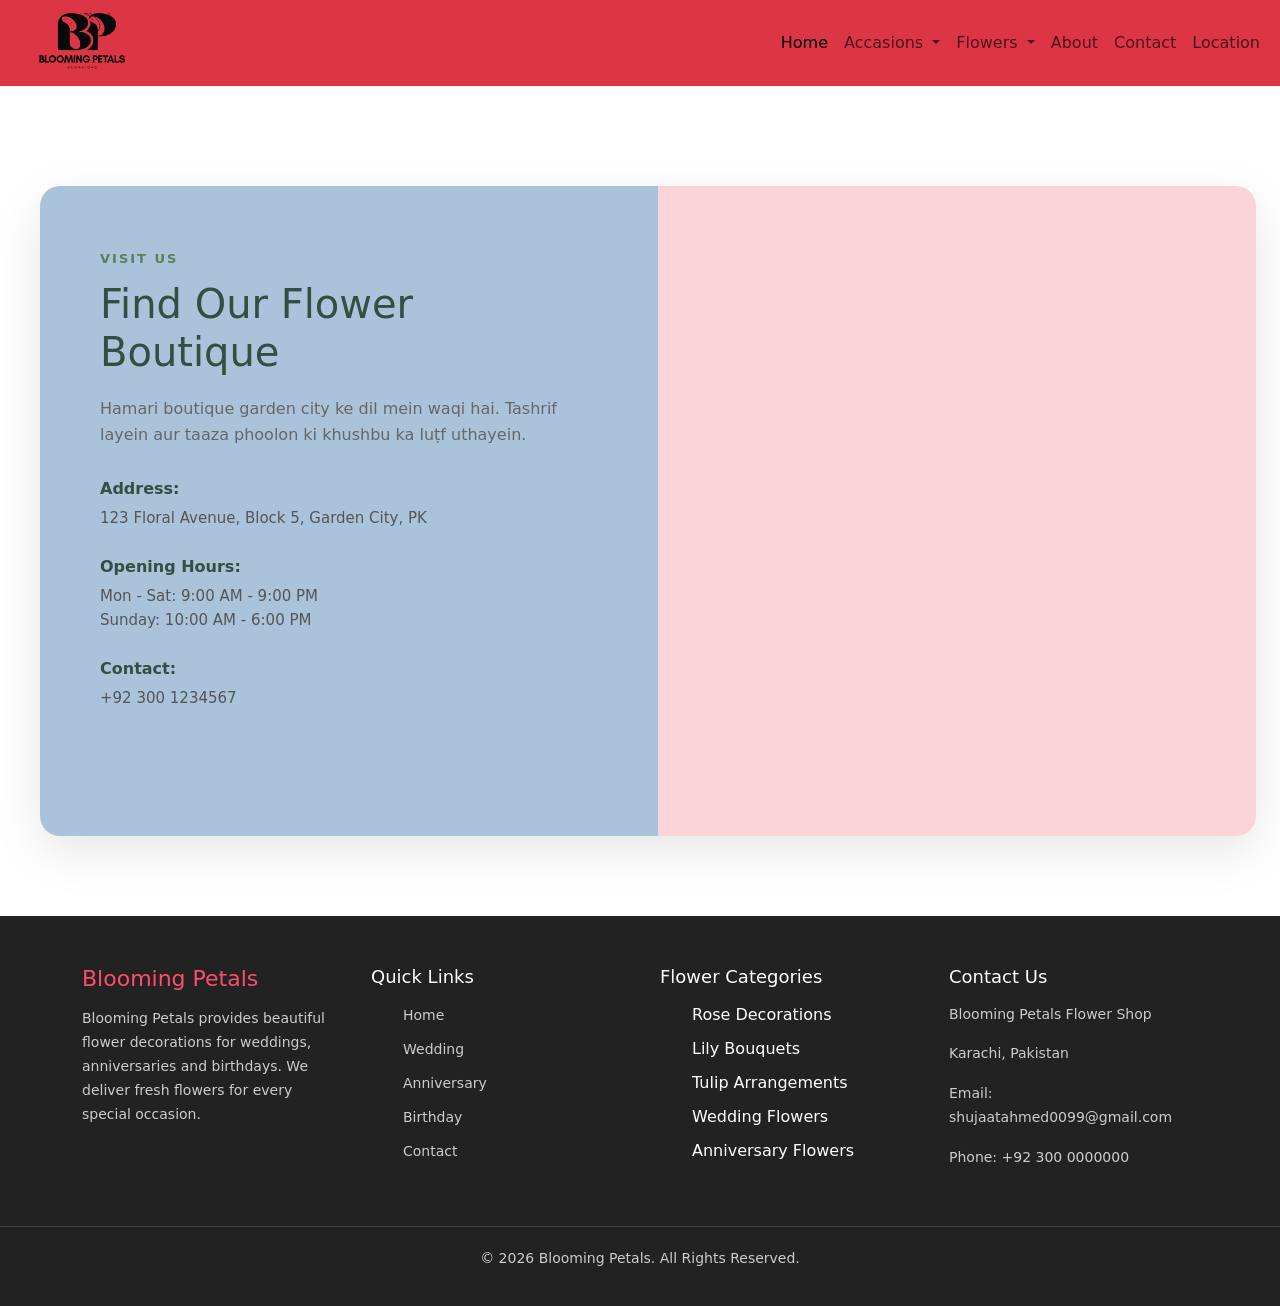
<file: pages/location.html>
<!DOCTYPE html>
<html lang="en">

<head>
  <meta charset="UTF-8">
  <meta name="viewport" content="width=device-width, initial-scale=1.0">
  <title>blooming-petals</title>
  <link rel="stylesheet" href="../css/style.css">
  <link href="https://cdn.jsdelivr.net/npm/bootstrap@5.3.8/dist/css/bootstrap.min.css" rel="stylesheet"
    integrity="sha384-sRIl4kxILFvY47J16cr9ZwB07vP4J8+LH7qKQnuqkuIAvNWLzeN8tE5YBujZqJLB" crossorigin="anonymous">
</head>

<body>
  <nav class="navbar navbar-expand-lg navbark-dark bg-danger"
    style="display: flex ; justify-content: center; align-items: center;">
    <div class="container-fluid">
      <a class="navbar-brand" href="#">
        <img src="../images/logo.webp.jpeg" alt="Logo" width="140" height="60" style="object-fit: cover;">
      </a>
      <button class="navbar-toggler" type="button" data-bs-toggle="collapse" data-bs-target="#navbarSupportedContent"
        aria-controls="navbarSupportedContent" aria-expanded="false" aria-label="Toggle navigation">
        <span class="navbar-toggler-icon"></span>
      </button>
      <div class="collapse navbar-collapse" id="navbarSupportedContent">
        <ul class="navbar-nav ms-auto mb-5 mb-lg-0">
          <li class="nav-item">
            <a class="nav-link active" aria-current="page" href="../index.html">Home</a>
          </li>
          <li class="nav-item dropdown">
            <a class="nav-link dropdown-toggle" href="#" role="button" data-bs-toggle="dropdown" aria-expanded="false">
              Accasions
            </a>
            <ul class="dropdown-menu">
              <li><a class="dropdown-item" href="/pages/birthday.html">Birthday</a></li>
              <li><a class="dropdown-item" href="/pages/Anniversary.html">Aneversery</a></li>
              <li>
                <hr class="dropdown-divider">
              </li>
              <li><a class="dropdown-item" href="/pages/Weadding.html">weadding</a></li>
            </ul>
          </li>

          <li class="nav-item dropdown">
            <a class="nav-link dropdown-toggle" href="#" role="button" data-bs-toggle="dropdown" aria-expanded="false">
              Flowers
            </a>
            <ul class="dropdown-menu">
              <li><a class="dropdown-item" href="/pages/rose.html">Rose</a></li>
              <li><a class="dropdown-item" href="/pages/lily.html">Lily</a></li>
              <li>
                <hr class="dropdown-divider">
              </li>
              <li><a class="dropdown-item" href="/pages/tulip.html">Tulip</a></li>
            </ul>
          </li>

          <li class="nav-item">
            <a class="nav-link" href="/pages/About.html">About</a>
          </li>

          <li class="nav-item">
            <a class="nav-link" href="/pages/contact.html">Contact</a>
          </li>
          <li class="nav-item">
            <a class="nav-link" href="/pages/location.html">Location</a>
          </li>
        </ul>
      </div>
    </div>
  </nav>

<div class="location-container">
        <div class="location-info">
            <span class="tag">Visit Us</span>
            <h1>Find Our Flower Boutique</h1>
            <p>Hamari boutique garden city ke dil mein waqi hai. Tashrif layein aur taaza phoolon ki khushbu ka luṭf uthayein.</p>

            <div class="info-item">
                <strong>Address:</strong>
                <p>123 Floral Avenue, Block 5, Garden City, PK</p>
            </div>

            <div class="info-item">
                <strong>Opening Hours:</strong>
                <p>Mon - Sat: 9:00 AM - 9:00 PM<br>Sunday: 10:00 AM - 6:00 PM</p>
            </div>

            <div class="info-item">
                <strong>Contact:</strong>
                <p>+92 300 1234567</p>
            </div>
        </div>

        <div class="map-side">
            <iframe 
                src="https://www.google.com/maps/embed?pb=!1m18!1m12!1m3!1d3621.271393415058!2d67.12082770963195!3d24.820390877863495!2m3!1f0!2f0!3f0!3m2!1i1024!2i768!4f13.1!3m3!1m2!1s0x3eb33ba09c24ad91%3A0x23320c2fdcb48428!2sAptech%20Learning%20Korangi!5e0!3m2!1sen!2s!4v1773672517517!5m2!1sen!2s" width="100%" height="650" style="border:0;" allowfullscreen="" loading="lazy" referrerpolicy="no-referrer-when-downgrade" 
                allowfullscreen="" 
                loading="lazy">
            </iframe>
        </div>
    </div>


  <footer class="footer">

    <div class="container footer-grid">

      <div class="footer-about">

        <h3>Blooming Petals</h3>

        <p>
          Blooming Petals provides beautiful flower decorations for weddings,
          anniversaries and birthdays. We deliver fresh flowers for every special
          occasion.
        </p>

      </div>


      <div class="footer-links">

        <h4>Quick Links</h4>

        <ul>

          <li><a href="../index.html">Home</a></li>
          <li><a href="/pages/Weadding.html">Wedding</a></li>
          <li><a href="/pages/Anniversary.html">Anniversary</a></li>
          <li><a href="/pages/birthday.html">Birthday</a></li>
          <li><a href="/pages/contact.html">Contact</a></li>

        </ul>

      </div>


      <div class="footer-flowers">

        <h4>Flower Categories</h4>

        <ul>

          <li>Rose Decorations</li>
          <li>Lily Bouquets</li>
          <li>Tulip Arrangements</li>
          <li>Wedding Flowers</li>
          <li>Anniversary Flowers</li>

        </ul>

      </div>


      <div class="footer-contact">

        <h4>Contact Us</h4>

        <p>Blooming Petals Flower Shop</p>

        <p>Karachi, Pakistan</p>

        <p>Email: shujaatahmed0099@gmail.com</p>

        <p>Phone: +92 300 0000000</p>

      </div>

    </div>


    <div class="footer-bottom">

      <p>© 2026 Blooming Petals. All Rights Reserved.</p>

    </div>

  </footer>



  <script src="https://cdn.jsdelivr.net/npm/bootstrap@5.3.8/dist/js/bootstrap.bundle.min.js"
    integrity="sha384-FKyoEForCGlyvwx9Hj09JcYn3nv7wiPVlz7YYwJrWVcXK/BmnVDxM+D2scQbITxI"
    crossorigin="anonymous"></script>
</body>

</html>
</file>
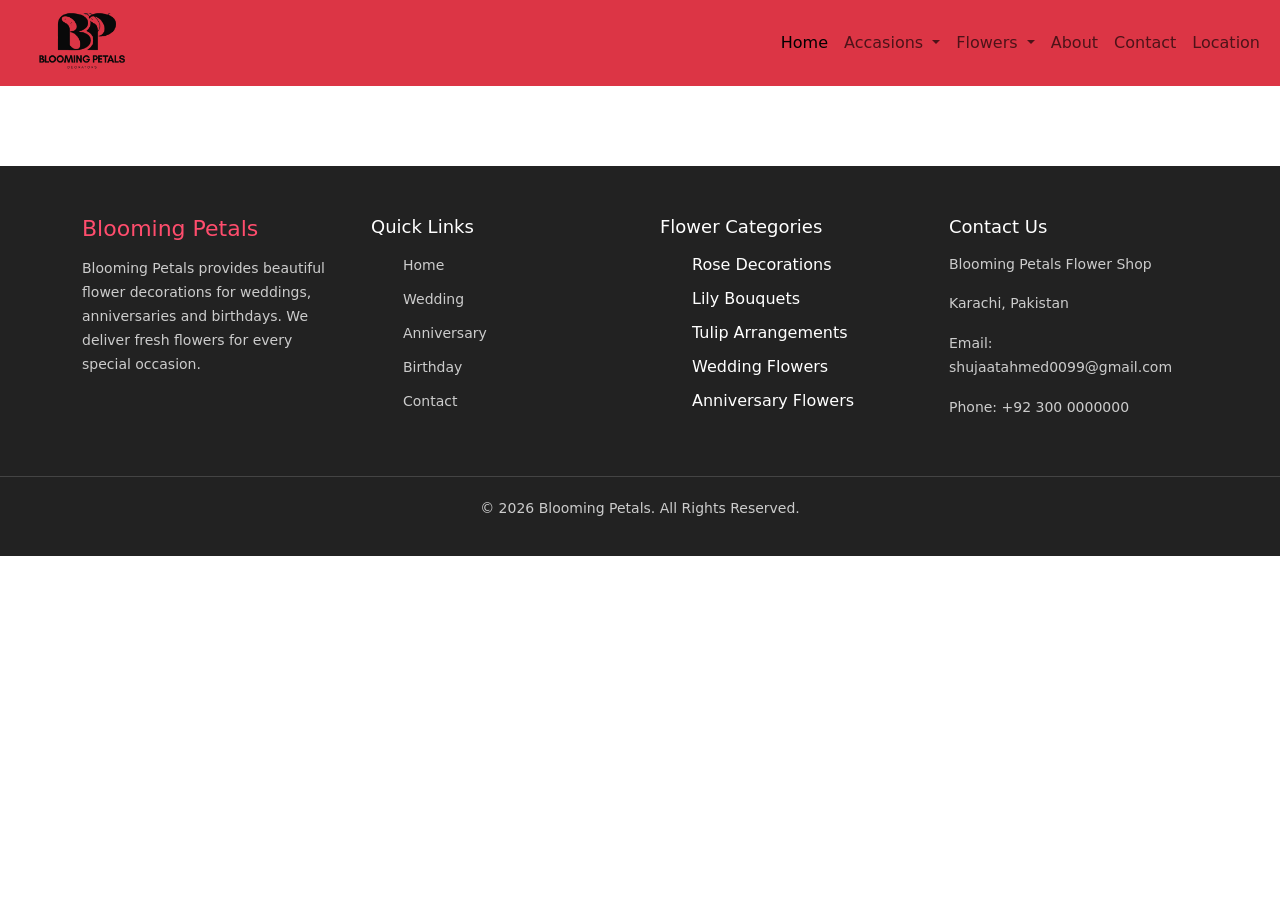
<file: pages/rose.html>
<!DOCTYPE html>
<html lang="en">

<head>
  <meta charset="UTF-8">
  <meta name="viewport" content="width=device-width, initial-scale=1.0">
  <title>ROse-flowers | blomimg-petals</title>
  <link rel="stylesheet" href="../css/style.css">
  <link href="https://cdn.jsdelivr.net/npm/bootstrap@5.3.8/dist/css/bootstrap.min.css" rel="stylesheet"
    integrity="sha384-sRIl4kxILFvY47J16cr9ZwB07vP4J8+LH7qKQnuqkuIAvNWLzeN8tE5YBujZqJLB" crossorigin="anonymous">
</head>

<body>
    <nav class="navbar navbar-expand-lg navbark-dark bg-danger"
    style="display: flex ; justify-content: center; align-items: center;">
    <div class="container-fluid">
      <a class="navbar-brand" href="#">
        <img src="../images/logo.webp.jpeg" alt="Logo" width="140" height="60" style="object-fit: cover;">
      </a>
      <button class="navbar-toggler" type="button" data-bs-toggle="collapse" data-bs-target="#navbarSupportedContent"
        aria-controls="navbarSupportedContent" aria-expanded="false" aria-label="Toggle navigation">
        <span class="navbar-toggler-icon"></span>
      </button>
      <div class="collapse navbar-collapse" id="navbarSupportedContent">
        <ul class="navbar-nav ms-auto mb-5 mb-lg-0">
          <li class="nav-item">
            <a class="nav-link active" aria-current="page" href="../index.html">Home</a>
          </li>
          <li class="nav-item dropdown">
            <a class="nav-link dropdown-toggle" href="#" role="button" data-bs-toggle="dropdown" aria-expanded="false">
              Accasions
            </a>
            <ul class="dropdown-menu">
              <li><a class="dropdown-item" href="/pages/birthday.html">Birthday</a></li>
              <li><a class="dropdown-item" href="/pages/Anniversary.html">Aneversery</a></li>
              <li>
                <hr class="dropdown-divider">
              </li>
              <li><a class="dropdown-item" href="/pages/Weadding.html">weadding</a></li>
            </ul>
          </li>

          <li class="nav-item dropdown">
            <a class="nav-link dropdown-toggle" href="#" role="button" data-bs-toggle="dropdown" aria-expanded="false">
              Flowers
            </a>
            <ul class="dropdown-menu">
              <li><a class="dropdown-item" href="/pages/rose.html">Rose</a></li>
              <li><a class="dropdown-item" href="/pages/lily.html">Lily</a></li>
              <li>
                <hr class="dropdown-divider">
              </li>
              <li><a class="dropdown-item" href="/pages/tulip.html">Tulip</a></li>
            </ul>
          </li>

          <li class="nav-item">
            <a class="nav-link" href="/pages/About.html">About</a>
          </li>

          <li class="nav-item">
            <a class="nav-link" href="/pages/contact.html">Contact</a>
          </li>
          <li class="nav-item">
            <a class="nav-link" href="/pages/location.html">Location</a>
          </li>
        </ul>
      </div>
    </div>
  </nav>
  <footer class="footer">

    <div class="container footer-grid">

      <div class="footer-about">

        <h3>Blooming Petals</h3>

        <p>
          Blooming Petals provides beautiful flower decorations for weddings,
          anniversaries and birthdays. We deliver fresh flowers for every special
          occasion.
        </p>

      </div>


      <div class="footer-links">

        <h4>Quick Links</h4>

        <ul>

          <li><a href="../index.html">Home</a></li>
          <li><a href="/pages/Weadding.html">Wedding</a></li>
          <li><a href="/pages/Anniversary.html">Anniversary</a></li>
          <li><a href="/pages/birthday.html">Birthday</a></li>
          <li><a href="/pages/contact.html">Contact</a></li>

        </ul>

      </div>


      <div class="footer-flowers">

        <h4>Flower Categories</h4>

        <ul>

          <li>Rose Decorations</li>
          <li>Lily Bouquets</li>
          <li>Tulip Arrangements</li>
          <li>Wedding Flowers</li>
          <li>Anniversary Flowers</li>

        </ul>

      </div>


      <div class="footer-contact">

        <h4>Contact Us</h4>

        <p>Blooming Petals Flower Shop</p>

        <p>Karachi, Pakistan</p>

        <p>Email: shujaatahmed0099@gmail.com</p>

        <p>Phone: +92 300 0000000</p>

      </div>

    </div>


    <div class="footer-bottom">

      <p>© 2026 Blooming Petals. All Rights Reserved.</p>

    </div>

  </footer>



  <script src="https://cdn.jsdelivr.net/npm/bootstrap@5.3.8/dist/js/bootstrap.bundle.min.js"
    integrity="sha384-FKyoEForCGlyvwx9Hj09JcYn3nv7wiPVlz7YYwJrWVcXK/BmnVDxM+D2scQbITxI"
    crossorigin="anonymous"></script>
</body>

</html>
</file>
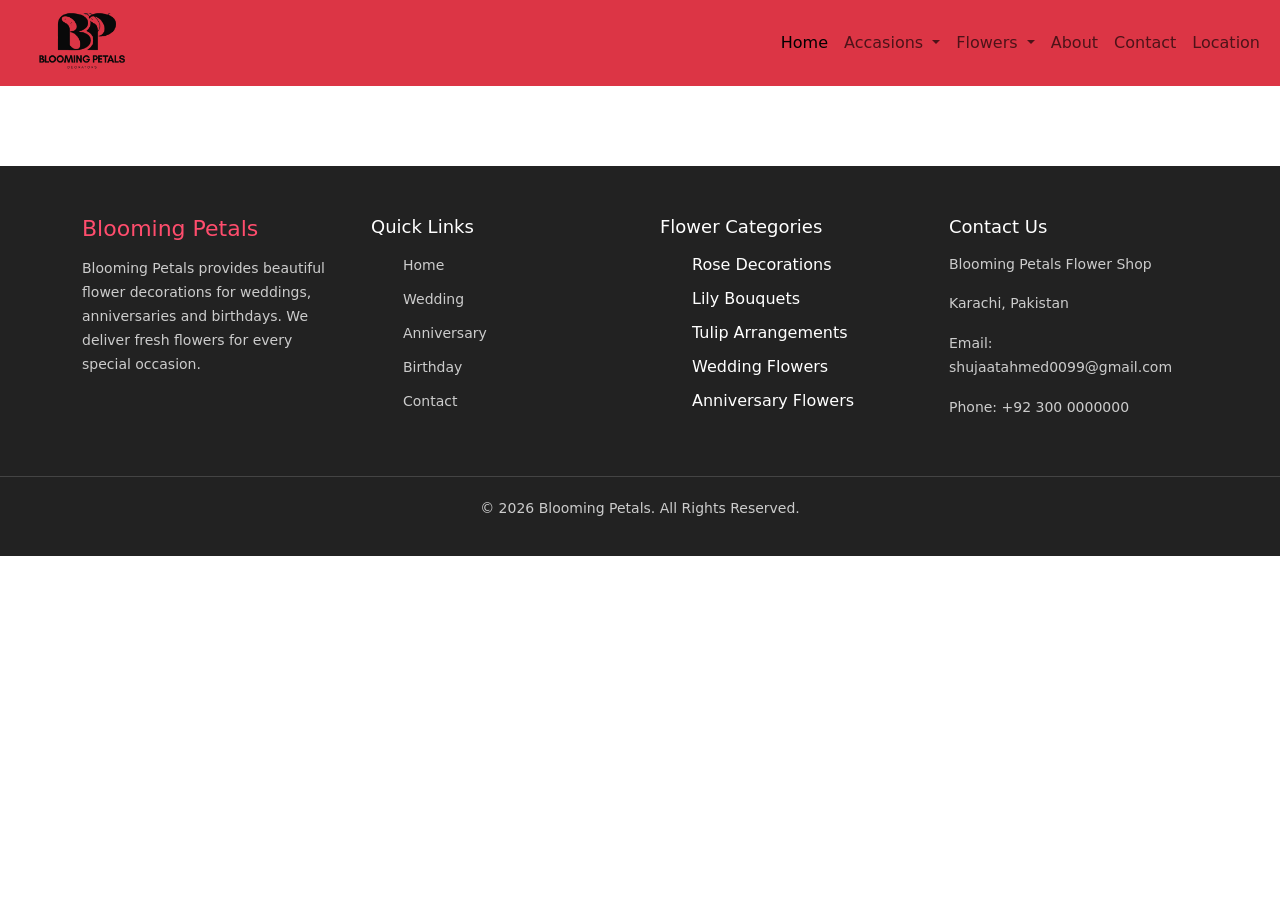
<file: pages/tulip.html>
<!DOCTYPE html>
<html lang="en">

<head>
  <meta charset="UTF-8">
  <meta name="viewport" content="width=device-width, initial-scale=1.0">
  <title>ROse-flowers | blomimg-petals</title>
  <link rel="stylesheet" href="../css/style.css">
  <link href="https://cdn.jsdelivr.net/npm/bootstrap@5.3.8/dist/css/bootstrap.min.css" rel="stylesheet"
    integrity="sha384-sRIl4kxILFvY47J16cr9ZwB07vP4J8+LH7qKQnuqkuIAvNWLzeN8tE5YBujZqJLB" crossorigin="anonymous">
</head>

<body>
  <nav class="navbar navbar-expand-lg navbark-dark bg-danger"
    style="display: flex ; justify-content: center; align-items: center;">
    <div class="container-fluid">
      <a class="navbar-brand" href="#">
        <img src="../images/logo.webp.jpeg" alt="Logo" width="140" height="60" style="object-fit: cover;">
      </a>
      <button class="navbar-toggler" type="button" data-bs-toggle="collapse" data-bs-target="#navbarSupportedContent"
        aria-controls="navbarSupportedContent" aria-expanded="false" aria-label="Toggle navigation">
        <span class="navbar-toggler-icon"></span>
      </button>
      <div class="collapse navbar-collapse" id="navbarSupportedContent">
        <ul class="navbar-nav ms-auto mb-5 mb-lg-0">
          <li class="nav-item">
            <a class="nav-link active" aria-current="page" href="../index.html">Home</a>
          </li>
          <li class="nav-item dropdown">
            <a class="nav-link dropdown-toggle" href="#" role="button" data-bs-toggle="dropdown" aria-expanded="false">
              Accasions
            </a>
            <ul class="dropdown-menu">
              <li><a class="dropdown-item" href="/pages/birthday.html">Birthday</a></li>
              <li><a class="dropdown-item" href="/pages/Anniversary.html">Aneversery</a></li>
              <li>
                <hr class="dropdown-divider">
              </li>
              <li><a class="dropdown-item" href="/pages/Weadding.html">weadding</a></li>
            </ul>
          </li>

         <li class="nav-item dropdown">
            <a class="nav-link dropdown-toggle" href="#" role="button" data-bs-toggle="dropdown" aria-expanded="false">
              Flowers
            </a>
            <ul class="dropdown-menu">
              <li><a class="dropdown-item" href="/pages/rose.html">Rose</a></li>
              <li><a class="dropdown-item" href="/pages/lily.html">Lily</a></li>
              <li>
                <hr class="dropdown-divider">
              </li>
              <li><a class="dropdown-item" href="/pages/tulip.html">Tulip</a></li>
            </ul>
          </li>

          <li class="nav-item">
            <a class="nav-link" href="/pages/About.html">About</a>
          </li>

          <li class="nav-item">
            <a class="nav-link" href="/pages/contact.html">Contact</a>
          </li>
          <li class="nav-item">
            <a class="nav-link" href="/pages/location.html">Location</a>
          </li>
        </ul>
      </div>
    </div>
  </nav>
  <footer class="footer">

    <div class="container footer-grid">

      <div class="footer-about">

        <h3>Blooming Petals</h3>

        <p>
          Blooming Petals provides beautiful flower decorations for weddings,
          anniversaries and birthdays. We deliver fresh flowers for every special
          occasion.
        </p>

      </div>


      <div class="footer-links">

        <h4>Quick Links</h4>

        <ul>

          <li><a href="../index.html">Home</a></li>
          <li><a href="/pages/Weadding.html">Wedding</a></li>
          <li><a href="/pages/Anniversary.html">Anniversary</a></li>
          <li><a href="/pages/birthday.html">Birthday</a></li>
          <li><a href="/pages/contact.html">Contact</a></li>

        </ul>

      </div>


      <div class="footer-flowers">

        <h4>Flower Categories</h4>

        <ul>

          <li>Rose Decorations</li>
          <li>Lily Bouquets</li>
          <li>Tulip Arrangements</li>
          <li>Wedding Flowers</li>
          <li>Anniversary Flowers</li>

        </ul>

      </div>


      <div class="footer-contact">

        <h4>Contact Us</h4>

        <p>Blooming Petals Flower Shop</p>

        <p>Karachi, Pakistan</p>

        <p>Email: shujaatahmed0099@gmail.com</p>

        <p>Phone: +92 300 0000000</p>

      </div>

    </div>


    <div class="footer-bottom">

      <p>© 2026 Blooming Petals. All Rights Reserved.</p>

    </div>

  </footer>



  <script src="https://cdn.jsdelivr.net/npm/bootstrap@5.3.8/dist/js/bootstrap.bundle.min.js" integrity="sha384-FKyoEForCGlyvwx9Hj09JcYn3nv7wiPVlz7YYwJrWVcXK/BmnVDxM+D2scQbITxI" crossorigin="anonymous"></script>
</body>

</html>
</file>
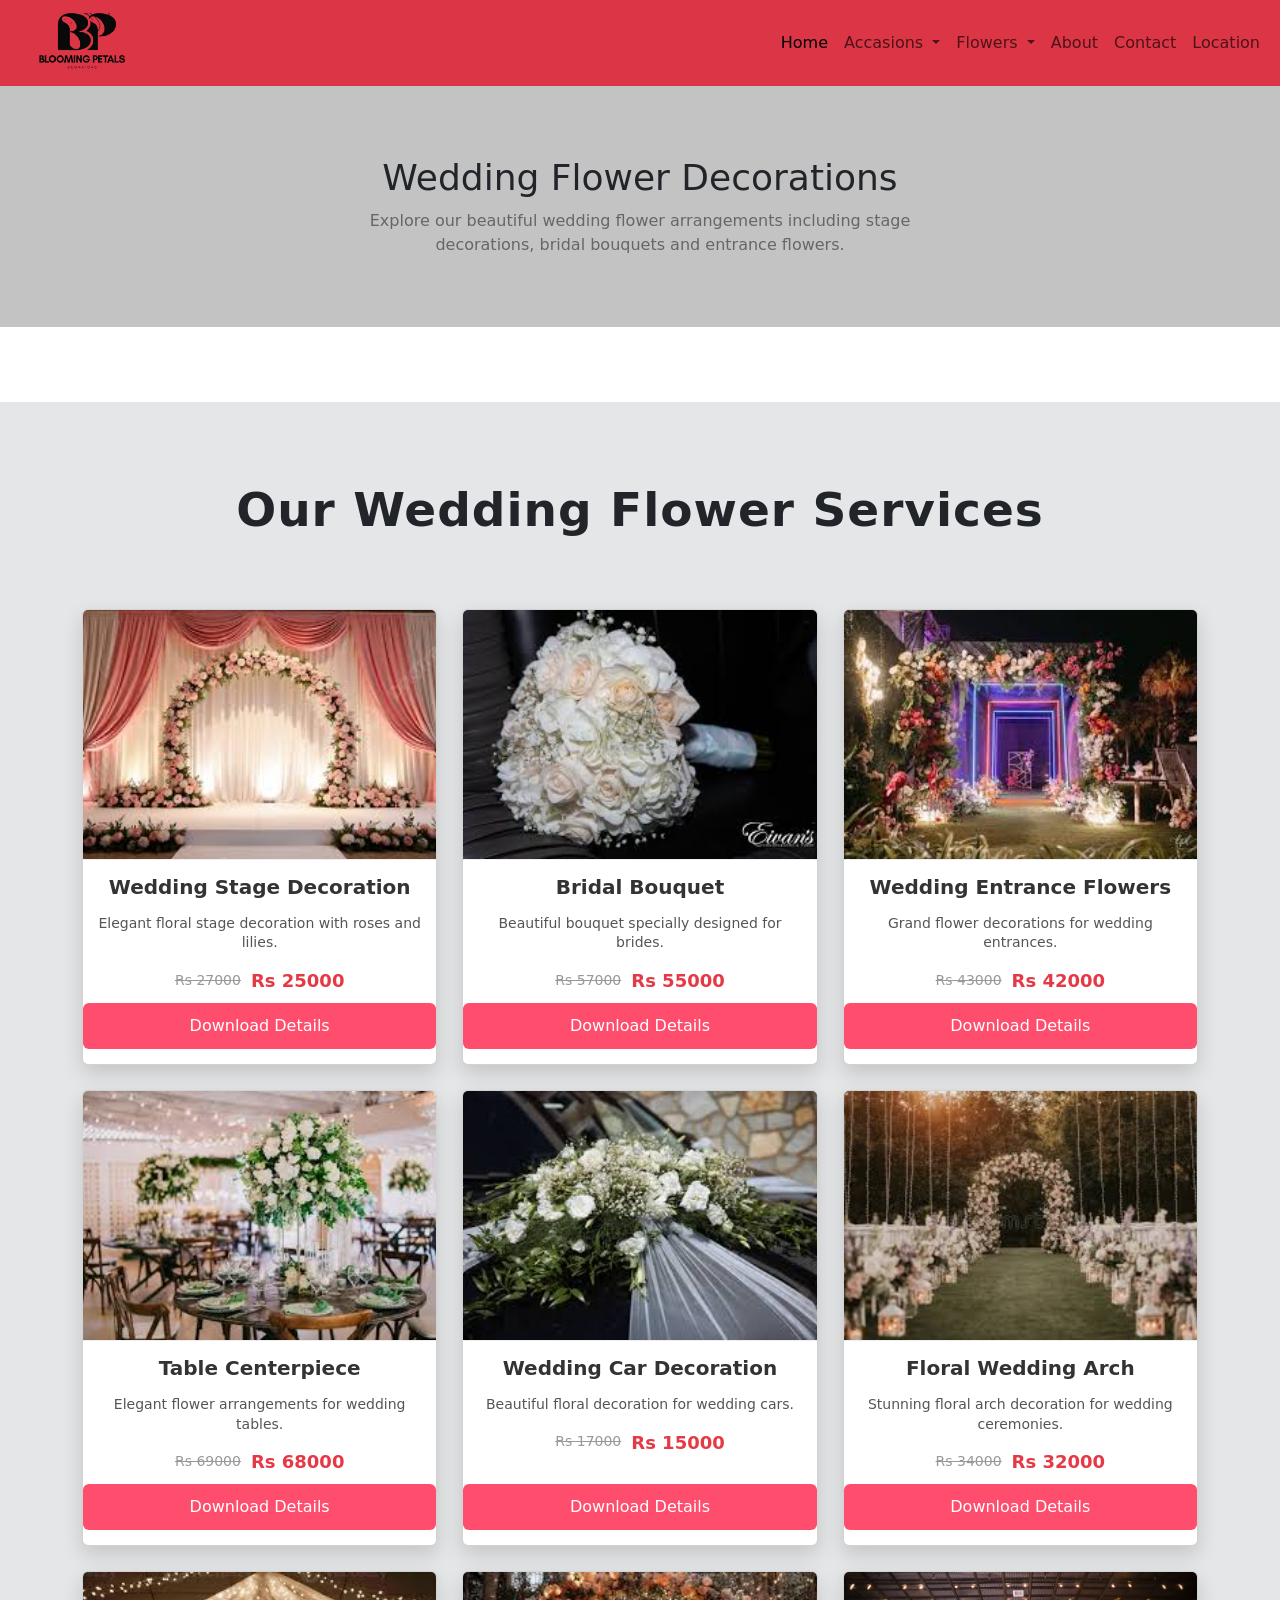
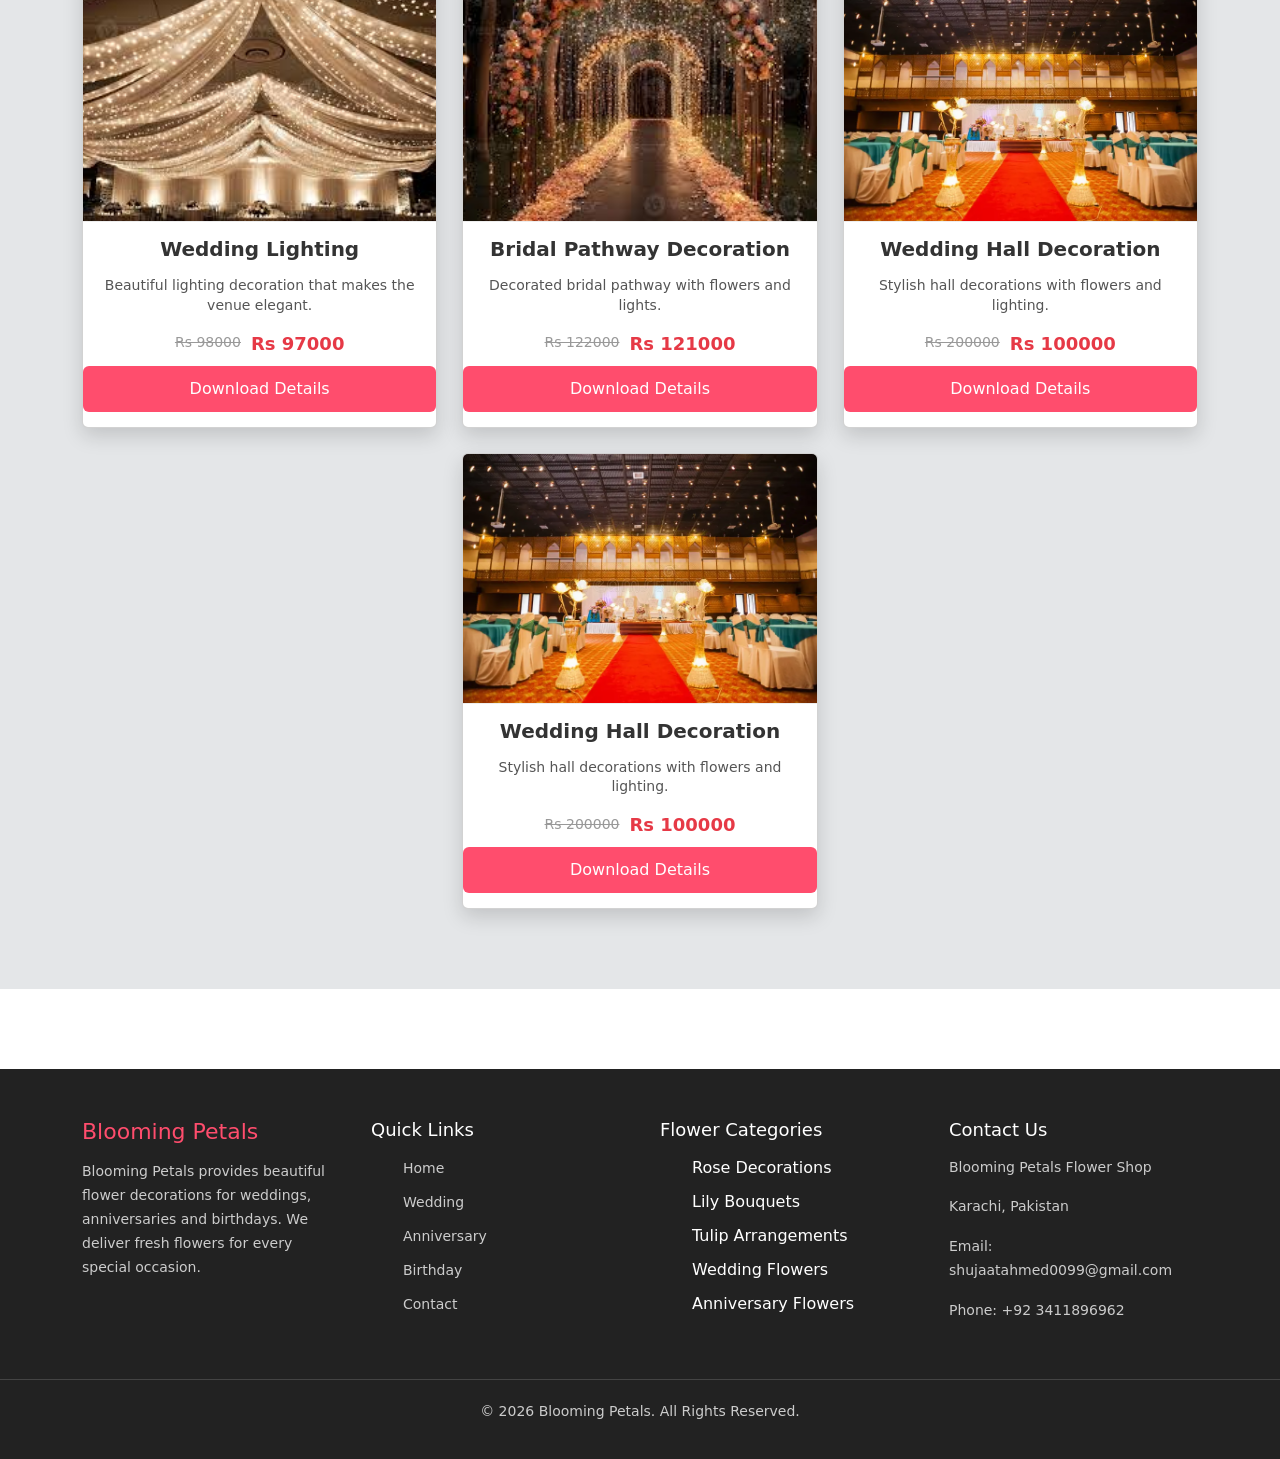
<file: pages/Weadding.html>
<!DOCTYPE html>
<html lang="en">

<head>
  <meta charset="UTF-8">
  <meta name="viewport" content="width=device-width, initial-scale=1.0">
  <title>Wedding Flower | blooming-petals</title>
  <link rel="stylesheet" href="/css/style.css">
  <link href="https://cdn.jsdelivr.net/npm/bootstrap@5.3.8/dist/css/bootstrap.min.css" rel="stylesheet"
    integrity="sha384-sRIl4kxILFvY47J16cr9ZwB07vP4J8+LH7qKQnuqkuIAvNWLzeN8tE5YBujZqJLB" crossorigin="anonymous">
</head>

<body>
  <nav class="navbar navbar-expand-lg navbark-dark bg-danger"
    style="display: flex ; justify-content: center; align-items: center;">
    <div class="container-fluid">
      <a class="navbar-brand" href="#">
        <img src="../images/logo.webp.jpeg" alt="Logo" width="140" height="60" style="object-fit: cover;">
      </a>
      <button class="navbar-toggler" type="button" data-bs-toggle="collapse" data-bs-target="#navbarSupportedContent"
        aria-controls="navbarSupportedContent" aria-expanded="false" aria-label="Toggle navigation">
        <span class="navbar-toggler-icon"></span>
      </button>
      <div class="collapse navbar-collapse" id="navbarSupportedContent">
        <ul class="navbar-nav ms-auto mb-5 mb-lg-0">
          <li class="nav-item">
            <a class="nav-link active" aria-current="page" href="../index.html">Home</a>
          </li>
          <li class="nav-item dropdown">
            <a class="nav-link dropdown-toggle" href="#" role="button" data-bs-toggle="dropdown" aria-expanded="false">
              Accasions
            </a>
            <ul class="dropdown-menu">
              <li><a class="dropdown-item" href="/pages/birthday.html">Birthday</a></li>
              <li><a class="dropdown-item" href="/pages/Anniversary.html">Aneversery</a></li>
              <li>
                <hr class="dropdown-divider">
              </li>
              <li><a class="dropdown-item" href="/pages/Weadding.html">weadding</a></li>
            </ul>
          </li>
          <li class="nav-item dropdown">
            <a class="nav-link dropdown-toggle" href="#" role="button" data-bs-toggle="dropdown" aria-expanded="false">
              Flowers
            </a>
            <ul class="dropdown-menu">
              <li><a class="dropdown-item" href="/pages/rose.html">Rose</a></li>
              <li><a class="dropdown-item" href="/pages/lily.html">Lily</a></li>
              <li>
                <hr class="dropdown-divider">
              </li>
              <li><a class="dropdown-item" href="/pages/tulip.html">Tulip</a></li>
            </ul>
          </li>

          <li class="nav-item">
            <a class="nav-link" href="/pages/About.html">About</a>
          </li>

          <li class="nav-item">
            <a class="nav-link" href="/pages/contact.html">Contact</a>
          </li>
          <li class="nav-item">
            <a class="nav-link" href="/pages/location.html">Location</a>
          </li>
        </ul>
      </div>
    </div>
  </nav>
  <section class="page-banner">

    <div class="container">

      <h2>Wedding Flower Decorations</h2>

      <p>
        Explore our beautiful wedding flower arrangements including stage
        decorations, bridal bouquets and entrance flowers.
      </p>

    </div>

  </section>

  <section class="products">
    <div class="container">
      <h2 class="section-title">Our Wedding Flower Services</h2>
      <div class="cards" id="wedding-cards"></div>
    </div>
  </section>

  <footer class="footer">

    <div class="container footer-grid">

      <div class="footer-about">

        <h3>Blooming Petals</h3>

        <p>
          Blooming Petals provides beautiful flower decorations for weddings,
          anniversaries and birthdays. We deliver fresh flowers for every special
          occasion.
        </p>

      </div>


      <div class="footer-links">

        <h4>Quick Links</h4>

        <ul>

          <li><a href="../index.html">Home</a></li>
          <li><a href="/pages/Weadding.html">Wedding</a></li>
          <li><a href="/pages/Anniversary.html">Anniversary</a></li>
          <li><a href="/pages/birthday.html">Birthday</a></li>
          <li><a href="/pages/contact.html">Contact</a></li>

        </ul>

      </div>


      <div class="footer-flowers">

        <h4>Flower Categories</h4>

        <ul>

          <li>Rose Decorations</li>
          <li>Lily Bouquets</li>
          <li>Tulip Arrangements</li>
          <li>Wedding Flowers</li>
          <li>Anniversary Flowers</li>

        </ul>

      </div>


      <div class="footer-contact">

        <h4>Contact Us</h4>

        <p>Blooming Petals Flower Shop</p>

        <p>Karachi, Pakistan</p>

        <p>Email: shujaatahmed0099@gmail.com</p>

        <p>Phone: +92 3411896962</p>

      </div>

    </div>


    <div class="footer-bottom">

      <p>© 2026 Blooming Petals. All Rights Reserved.</p>

    </div>

  </footer>


  
  <script src="https://cdn.jsdelivr.net/npm/bootstrap@5.3.8/dist/js/bootstrap.bundle.min.js"
    integrity="sha384-FKyoEForCGlyvwx9Hj09JcYn3nv7wiPVlz7YYwJrWVcXK/BmnVDxM+D2scQbITxI"
    crossorigin="anonymous"></script>
    
    <script src="/java-script/script.js"></script>

</body>

</html>
</file>
<file: css/style.css>
:root {

    --primary-color: #ff4d6d;
    --secondary-color: #e63956;
    --section-light: rgb(252, 197, 205);
    --section-gray: lightgray;
    --section-pinnk: rgb(251, 212, 218);

    --dark-color: #222;
    --text-color: #333;
    --light-text: #666;
    --background-color: #f9f9f9;
    --white: #ffffff;
    --container-width: 1100px;
    --transition: 0.3s;
}

* {
    margin: 0;
    padding: 0;
    box-sizing: border-box;
}


body {
    font-family: Arial, Helvetica, sans-serif;
    line-height: 1.6;
    background: var(--background-color);
    color: var(--text-color);
}


.header {
    background: var(--white);
    border-bottom: 1px solid #eee;
    padding: 20px 0;
}

.carousal-banner {
    width: 100%;
    height: 85vh;

}

.carousal-banner img {
    width: 100%;
    height: 550px;
    object-fit: cover;

}

.hero-text {
    margin-top: 75px;
    background-color: var(--section-pinnk);
    height: 400px;
    display: flex;
    align-items: center;
    justify-content: center;
    color: var(--dark-color);
    text-align: center;

}

.hero-text h2 {
    font-size: 40px;
    margin-bottom: 10px;
    font-weight: bolder;
}

.hero-text p {
    text-align: justify;
    font-size: 18px;
    margin-bottom: 27px;
    max-width: 500px;
    margin-left: 60px;
    line-height: 50px;
}

.btno {
    display: inline-block;
    padding: 12px 25px;
    background: red;
    color: var(--white);
    text-decoration: none;
    font-weight: bolder;
    cursor: pointer;
    border-radius: 7px;
    transition: var(--transition);
}

.btno:hover {
    background: rgb(241, 109, 109);
    color: black;
}

/* occasion section  */

.occasion-container {
    width: 100vw;
    margin-top: 50px;
    padding: 40px 20px;
    text-align: center;
}

.occasion-grid {
    display: flex;
    justify-content: center;
    align-items: center;
    gap: 45px;
    flex-wrap: nowrap;
}

.occasion-card {
    background: #fff;
    border-radius: 10px;
    overflow: hidden;
    box-shadow: 0 4px 15px rgba(0, 0, 0, 0.1);
    flex: 1;
    max-width: 390px;
    transition: transform 0.5s ease;
}

.occasion-card:hover {
    transform: translateY(-10px);
    box-shadow: 0 15px 30px rgba(0, 0, 0, 0.2);
}

.occasion-card img {
    width: 100%;
    height: 200px;
    object-fit: cover;
    transition: transform 0.5s ease;
}

.occasion-card img:hover {
    transform: scale(1.1);
}

.card-content {
    padding: 20px;
}

.view-more-btn {
    display: block;
    background-color: #ff4d6d;
    color: white;
    width: 100%;
    padding: 10px;
    text-decoration: none;
    border-radius: 5px;
    margin: auto;
}

/* flower section  */

.flower-area {
    padding: 60px 0;
    width: 100%;
}

.flower-container {
    max-width: 1200px;
    margin: 0 auto;
    text-align: center;
}

.flower-title {
    font-size: 45px;
    font-weight: bolder;
    margin-bottom: 40px;
    display: block;
    margin-bottom: 70px;
    width: 100%;
}

.flower-row {
    display: flex;
    flex-direction: row;
    justify-content: center;
    gap: 45px;
    flex-wrap: nowrap;
}

.f-card {
    background: #fff;
    border-radius: 15px;
    box-shadow: 0 5px 15px rgba(0, 0, 0, 0.1);
    flex: 1;
    max-width: 380px;
    overflow: hidden;
    text-align: center;
    transition: transform 0.5s ease;
}

.f-card:hover {
    transform: translateY(-10px);
    box-shadow: 0 15px 30px rgba(0, 0, 0, 0.2);
}

.f-card img {
    width: 100%;
    height: 250px;
    object-fit: cover;
    transition: transform 0.5s ease;

}

.f-card img:hover {
    transform: scale(1.1);
}

.f-info {
    padding: 20px;
}

.f-btn {
    display: block;
    background-color: #ff4d6d;
    color: white;
    padding: 12px;
    text-decoration: none;
    border-radius: 8px;
    margin-top: 10px;
    font-weight: bold;
}

/* home about css */

.home-about {
    padding: 60px 10%;
    background: #fee7e7;
}

.home-about-container {
    display: flex;
    align-items: center;
    gap: 40px;
    flex-wrap: wrap;
}

.home-about-img {
    flex: 1;
    margin-right: 40px;
}

.home-about-img img {
    width: 100%;
    border-radius: 10px;
    object-fit: contain;
}

.home-about-text {
    flex: 1;
    margin-right: 50px;
}

.home-about-text h2 {
    font-size: 28px;
    margin-bottom: 15px;
}

.home-about-text p {
    color: #555;
    line-height: 1.6;
    margin-bottom: 20px;
}

.about-btn {
    display: inline-block;
    padding: 10px 20px;
    background: #e91e63;
    color: white;
    text-decoration: none;
    border-radius: 5px;
    transition: 0.3s;
}

.about-btn:hover {
    background: #cb175f;
}

/* anniversiry wedding birthday css  */

.section-title {
    font-weight: bolder;
    font-size: 47px;
    text-align: center;
    margin-bottom: 70px;
    letter-spacing: 1px;
}

.cards {
    display: grid;
    grid-template-columns: repeat(auto-fit, minmax(280px, 1fr));
    gap: 25px;
    margin-top: 30px;
}

.card {
    background: #fff;
    border-radius: 12px;
    box-shadow: 0 8px 20px rgba(0, 0, 0, 0.15);
    overflow: hidden;
    display: flex;
    flex-direction: column;
    text-align: center;
    transition: transform 0.3s ease;
}

.card:hover {
    transform: translateY(-10px);
    box-shadow: 0 12px 25px rgba(0, 0, 0, 0.25);
}

.card img {
    width: 100%;
    height: 250px;
    object-fit: cover;
    border-bottom: 1px solid #eee;
    transition: transform 0.5s ease;
}

.card img:hover {
    transform: scale(1.1);
}

.card h3 {
    font-size: 20px;
    margin: 15px 10px 10px;
    color: #333;
    font-weight: 600;
}

.card p {
    font-size: 14px;
    color: #555;
    margin: 5px 10px 10px;
    line-height: 1.4;
}

.price {

    display: flex;
    justify-content: center;
    align-items: center;
    text-align: center;
    gap: 10px;
}

.price .old {
    text-decoration: line-through;
    color: #999;
    font-size: 14px;
}

.price .new {
    color: #e63946;
    font-size: 18px;
    font-weight: bold;
}

.card a {
    display: block;
    width: 100%;
    margin: auto;
    padding: 10px 20px;
    background-color: #ff4d6d;
    color: #fff;
    border-radius: 6px;
    text-decoration: none;
    transition: background 0.3s ease;
    margin-bottom: 15px;
}

.card a:hover {
    background-color: #e63950;
}



.about {
    margin-top: 85px;
    padding: 80px 0;
    background-color: rgb(170, 201, 201);
    text-align: center;
}

.about h2 {
    font-size: 37px;
    margin-bottom: 20px;
}

.about p {
    max-width: 700px;
    margin: auto;
    font-size: 16px;
    color: var(--light-text);
    font-weight: bold;
}

/* contact pages */

.main-container {
    display: flex;
    width: 95vw;
    background: var(--background-color);
    border-radius: 20px;
    box-shadow: 0 20px 60px rgba(0, 0, 0, 0.1);
    overflow: hidden;
    transition: transform 0.4s ease;
    margin-top: 100px;
    margin-left: 40px;
}

.main-container:hover {
    transform: scale(1.01);
    transform: translateY(-10px);
}

.info-side {
    flex: 1;
    background-color: #588157;
    color: var(--white);
    padding: 50px;
    display: flex;
    flex-direction: column;
    justify-content: center;
    align-items: center;
}

.info-side h1 {
    font-size: 2.5rem;
    margin-bottom: 20px;
}

.contact-details {
    margin-top: 30px;
}

.detail-item {
    margin-bottom: 15px;
    font-size: 1.1rem;
    opacity: 0.9;
}

.form-side {
    flex: 1.5;
    padding: 50px;
    background: var(--section-gray);
}

.form-side h2 {
    color: #344e41;
    margin-bottom: 30px;
}

.input-box {
    margin-bottom: 20px;
}

input,
textarea {
    width: 100%;
    padding: 15px;
    border: 1px solid #ddd;
    border-radius: 10px;
    font-size: 15px;
    outline: none;
    box-sizing: border-box;
    transition: all 0.3s ease;
}



input:hover,
textarea:hover {
    border-color: #d4a373;
}

/* input:focus,
textarea:focus {
    border-color: #588157;
    box-shadow: 0 0 10px rgba(88, 129, 87, 0.1);
} */

input:focus,
textarea:focus{
outline:none;
border:1px solid #4CAF50;
box-shadow:0 0 5px rgba(0,0,0,0.1);
}

.submit-btn {
    width: 100%;
    padding: 15px;
    background-color: #588157;
    color: white;
    border: none;
    border-radius: 10px;
    font-size: 16px;
    font-weight: 600;
    cursor: pointer;
    transition: all 0.3s ease;
}

.submit-btn:hover {
    background-color: #344e41;
    letter-spacing: 1px;
    box-shadow: 0 10px 20px rgba(52, 78, 65, 0.2);
}


/* About page */

.about-container {
    display: flex;
    width: 95vw;
    margin-left: 40px;
    margin-top: 100px;
    background: #fff;
    border-radius: 25px;
    box-shadow: 0 25px 50px rgba(0, 0, 0, 0.08);
    overflow: hidden;
    transition: transform 0.5s ease;
}

.about-container:hover {
    transform: translateY(-10px);
}

.image-side {
    flex: 1;
    background: #588157 linear-gradient(rgba(0, 0, 0, 0.2), rgba(0, 0, 0, 0.2));
    background-image: url(/images/logo.webp.jpeg);
    background-size: cover;
    background-position: center;
    padding: 60px;
    display: flex;
    align-items: flex-end;
    min-height: 500px;
}

.experience-badge {
    background: #ffffff;
    padding: 20px;
    border-radius: 15px;
    text-align: center;
    box-shadow: 0 10px 30px rgba(0, 0, 0, 0.1);
}

.experience-badge span {
    font-size: 2.5rem;
    font-weight: bold;
    color: #588157;
    display: block;
}

.experience-badge p {
    margin: 0;
    font-size: 14px;
    color: #333;
    font-weight: 600;
}

.content-side {
    flex: 1.2;
    padding: 60px;
    display: flex;
    flex-direction: column;
    justify-content: center;
}

.subtitle {
    color: #d4a373;
    text-transform: uppercase;
    font-weight: bold;
    letter-spacing: 2px;
    font-size: 13px;
    margin-bottom: 10px;
}

.content-side h1 {
    color: #344e41;
    font-size: 3rem;
    margin: 0 0 20px 0;
    line-height: 1.2;
}

.content-side p {
    color: #666;
    line-height: 1.8;
    font-size: 16px;
    margin-bottom: 30px;
}

.mission {
    text-align: center;
    padding: 50px;
    margin-top: 50px;
}

.mission h2 {
    font-weight: bolder;
    margin-bottom: 20px;
    letter-spacing: 1px;
}


.why {
    text-align: center;
    padding: 50px;
    background: #f9f9f9;
    margin-top: 50px;
}

.why h2 {
    font-weight: bolder;
    letter-spacing: 1px;
}

.why-boxes {
    display: flex;
    justify-content: center;
    gap: 20px;
    flex-wrap: wrap;
    margin-top: 50px;
}

.box {
    background: white;
    padding: 20px;
    width: 250px;
    border-radius: 10px;
    box-shadow: 0 5px 15px rgba(0, 0, 0, 0.1);
    transition: 0.3s;
}

.box:hover {
    transform: translateY(-10px);
}

/* location page  */

.location-container {
    display: flex;
    width: 95vw;
    background: #fff;
    border-radius: 20px;
    box-shadow: 0 15px 50px rgba(0, 0, 0, 0.1);
    overflow: hidden;
    transition: transform 0.5s ease;
    margin-top: 100px;
    margin-left: 40px;
}

.location-container:hover {
    transform: translateY(-10px);
}

/* Left Side Info */

.location-info {
    flex: 1;
    padding: 60px;
    background-color: #97b6d2d0;
}

.tag {
    color: #588157;
    text-transform: uppercase;
    font-weight: bold;
    font-size: 13px;
    letter-spacing: 2px;
}

.location-info h1 {
    color: #344e41;
    font-size: 2.5rem;
    margin: 10px 0 20px 0;
}

.location-info p {
    color: #666;
    line-height: 1.6;
    margin-bottom: 30px;
}

.info-item {
    margin-bottom: 25px;
}

.info-item strong {
    color: #344e41;
    display: block;
    font-size: 16px;
    margin-bottom: 5px;
}

.info-item p {
    margin: 0;
    font-size: 15px;
    color: #555;
}

/* Right Side Map */

.map-side {
    flex: 1.2;
    background: var(--section-pinnk);
    line-height: 0;
}

/* Features Section */

.features {
    display: grid;
    grid-template-columns: 1fr 1fr;
    gap: 20px;
    margin-bottom: 40px;
}

.feature-item strong {
    color: #588157;
    display: block;
    margin-bottom: 5px;
}

.feature-item p {
    font-size: 14px;
    margin: 0;
}

.cta-btn {
    display: inline-block;
    width: fit-content;
    padding: 15px 40px;
    background-color: #588157;
    color: white;
    text-decoration: none;
    border-radius: 50px;
    font-weight: bold;
    transition: all 0.3s ease;
}

.cta-btn:hover {
    background-color: #344e41;
    box-shadow: 0 10px 20px rgba(88, 129, 87, 0.3);
    transform: scale(1.05);
}

.footer {
    background: var(--dark-color);
    color: var(--white);
    margin-top: 80px;
    padding-top: 50px;
}

.footer-grid {
    display: grid;
    grid-template-columns: repeat(4, 1fr);
    gap: 40px;
}

.footer h3 {
    font-size: 22px;
    margin-bottom: 15px;
    color: var(--primary-color);
}

.footer h4 {
    font-size: 18px;
    margin-bottom: 15px;
}

.footer p {
    font-size: 14px;
    color: #ccc;
    line-height: 1.7;
}

.footer ul {
    list-style: none;
}

.footer ul li {
    margin-bottom: 10px;
}

.footer ul li a {
    text-decoration: none;
    color: #ccc;
    font-size: 14px;
    transition: var(--transition);
}

.footer ul li a:hover {
    color: var(--primary-color);
}

.footer-bottom {
    border-top: 1px solid #444;
    margin-top: 40px;
    padding: 20px 0;
    text-align: center;
    font-size: 14px;
    color: #aaa;
}


.page-banner {
    background: #c4c3c3;
    padding: 70px 0;
    text-align: center;
}

.page-banner h2 {
    font-size: 36px;
    margin-bottom: 10px;
}

.page-banner p {
    max-width: 600px;
    margin: auto;
    color: #666;
}

.products {
    margin-top: 75px;
    padding: 80px 0;
    background: #e4e6e8;
}


.cards {
    display: grid;
    grid-template-columns: repeat(3, 1fr);
    gap: 25px;
}



.card:last-child {
    grid-column: 2;
}

@media (max-width: 992px) {
    .cards {
        grid-template-columns: repeat(2, 1fr);
    }

    .card:last-child {
        grid-column: auto;
    }
}

@media (max-width: 600px) {
    .cards {
        grid-template-columns: 1fr;
        gap: 20px;
    }

    .card h3 {
        font-size: 1.2rem;
    }

    .card p {
        font-size: 0.9rem;
    }
}


@media (max-width: 1024px) {
    .footer-grid {
        grid-template-columns: repeat(2, 1fr);
        gap: 30px;
        padding: 0 40px;
    }
}

@media (max-width: 768px) {
    .footer-grid {

        grid-template-columns: 1fr;
        gap: 30px;
        text-align: center;
    }

    .footer {
        margin-top: 40px;
        padding-top: 30px;
    }

    .footer-bottom {
        margin-top: 30px;
        padding: 15px;
    }

    .footer ul {
        padding: 0;
    }
}

@media(max-width:768px){
.home-about-container{
flex-direction:column;
}
}
</file>
